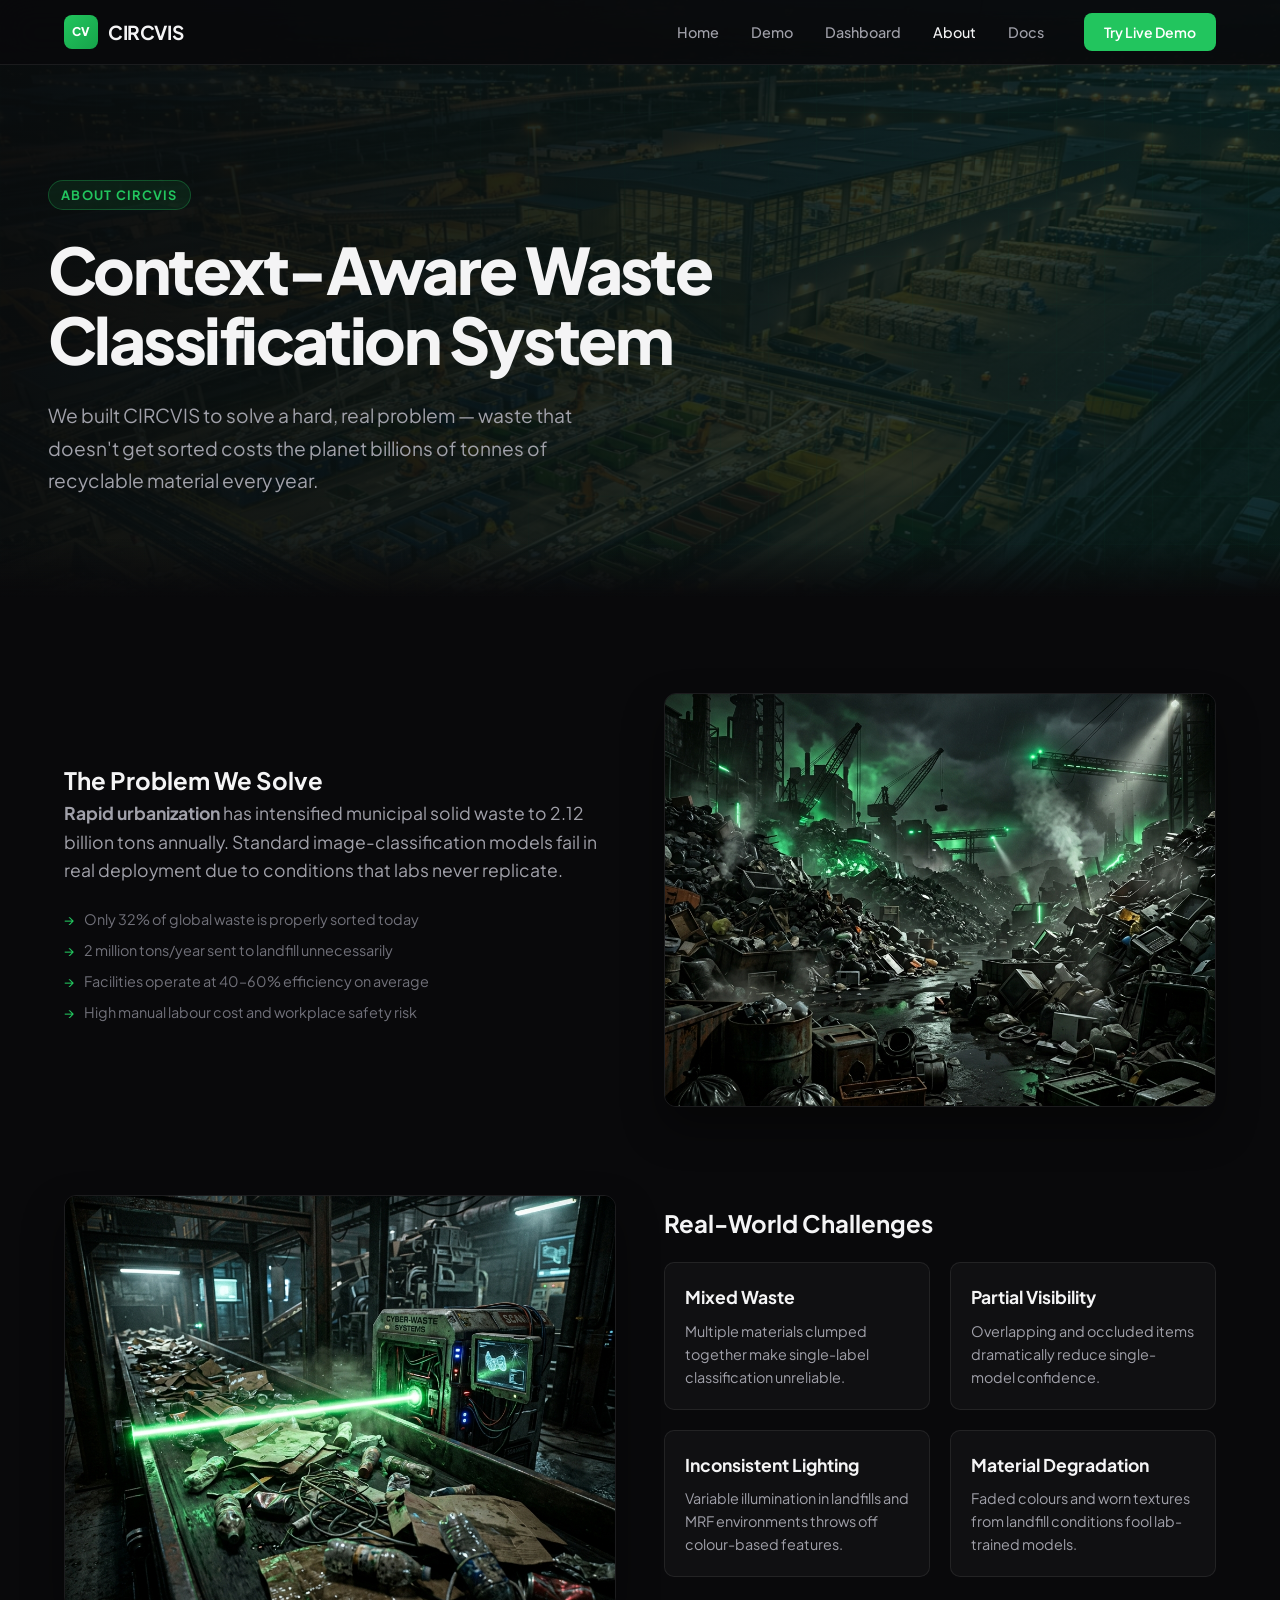
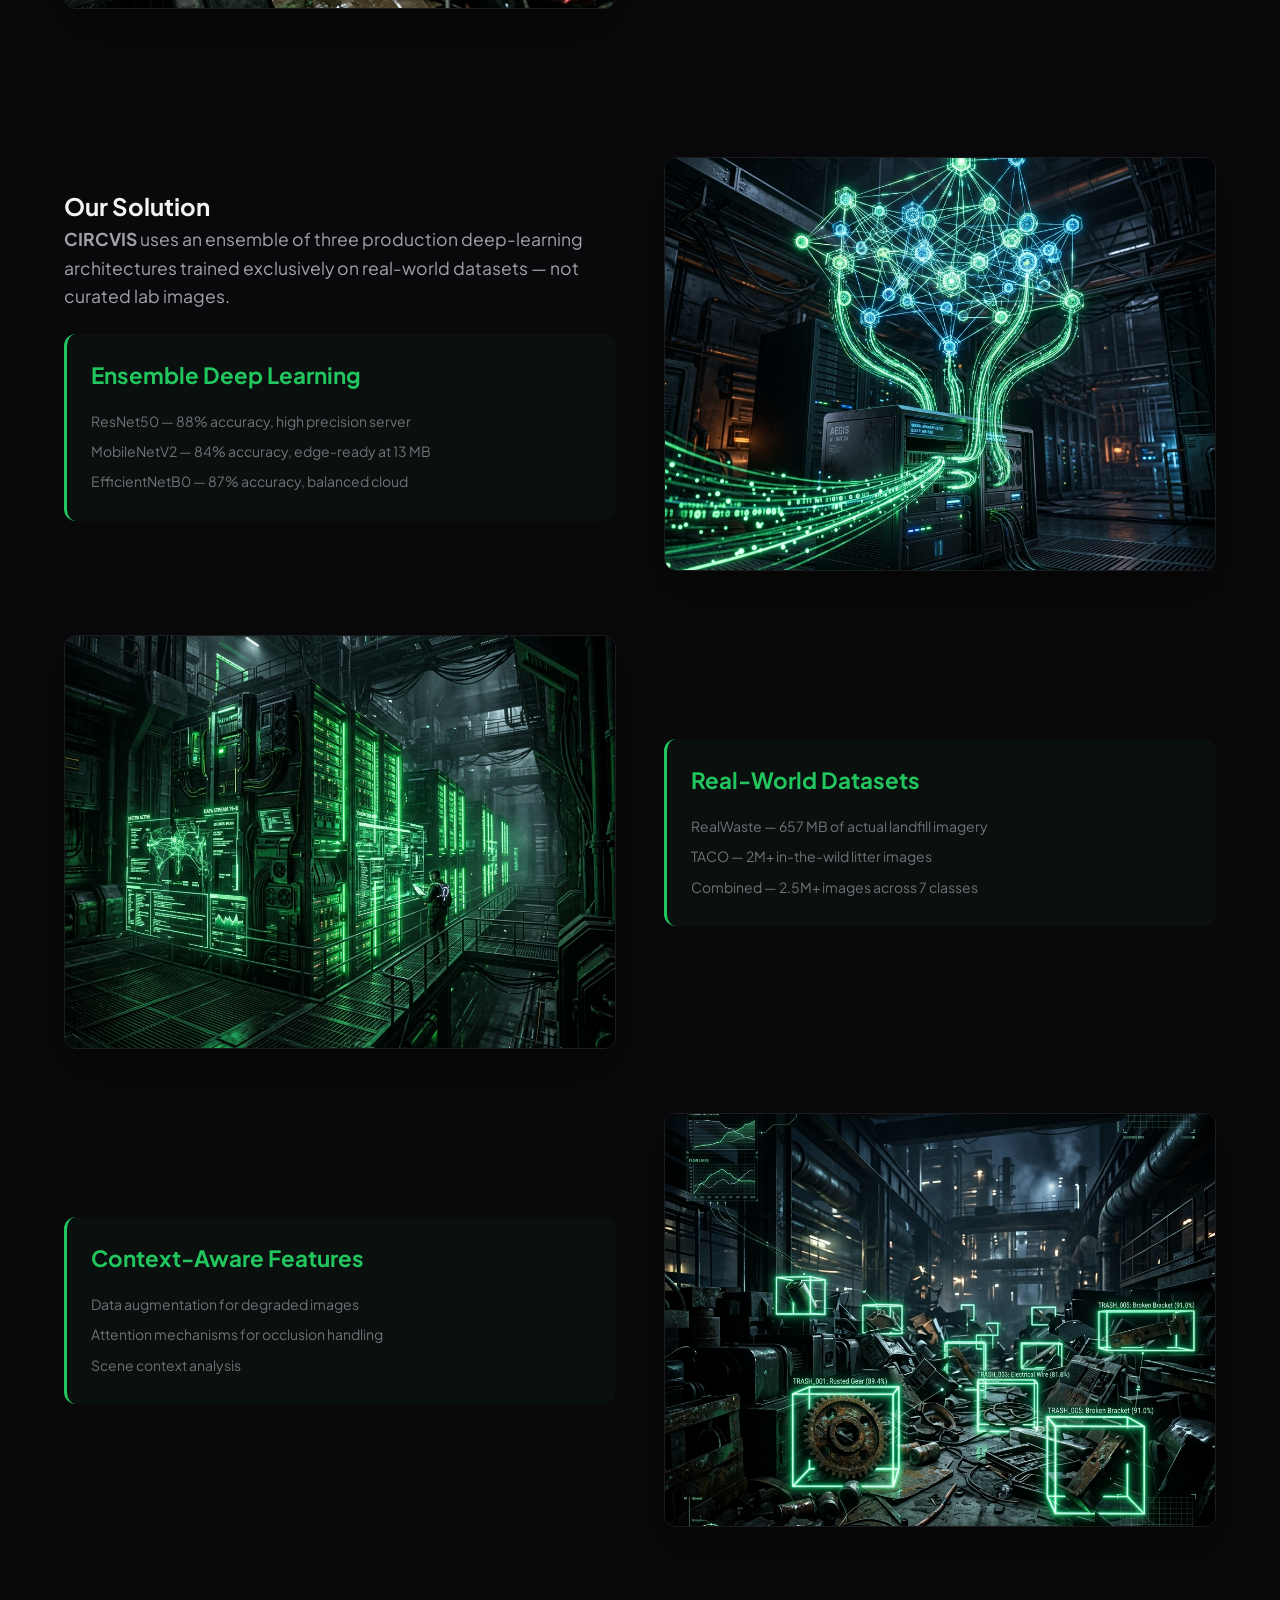
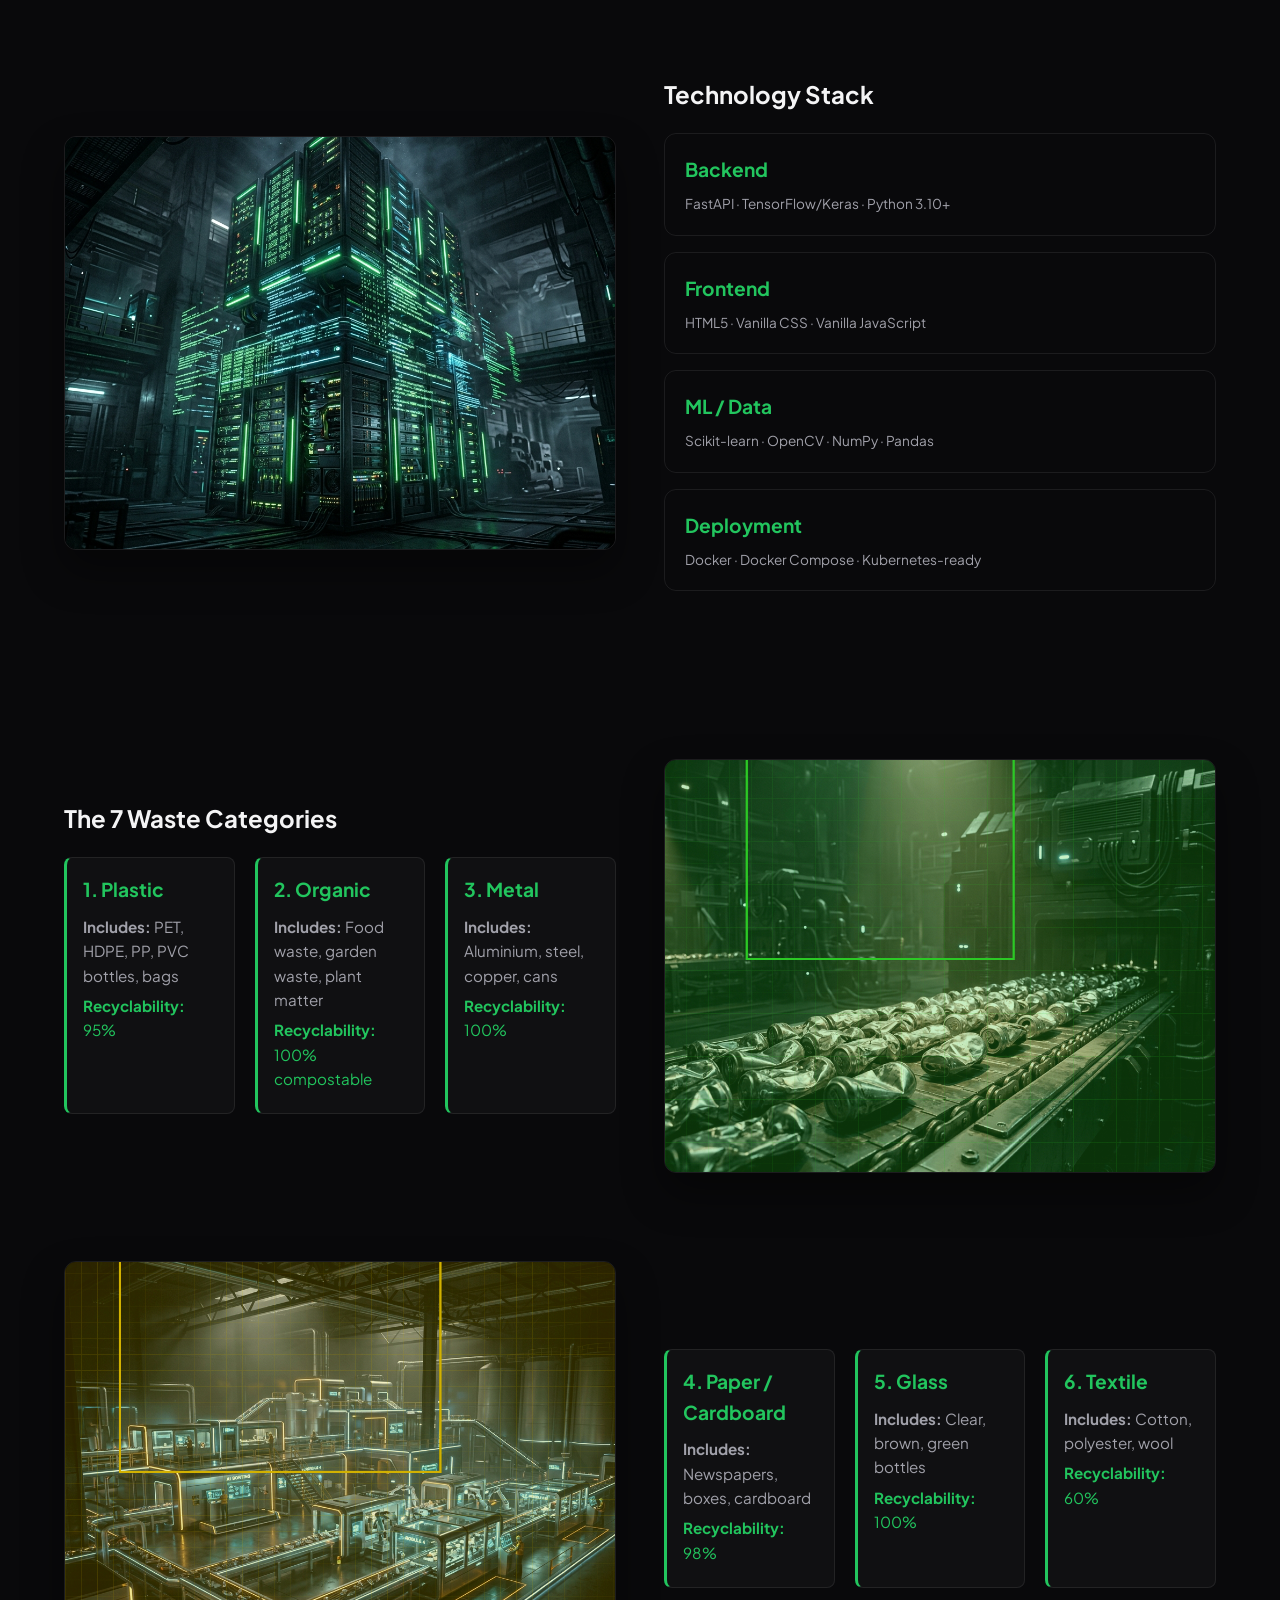
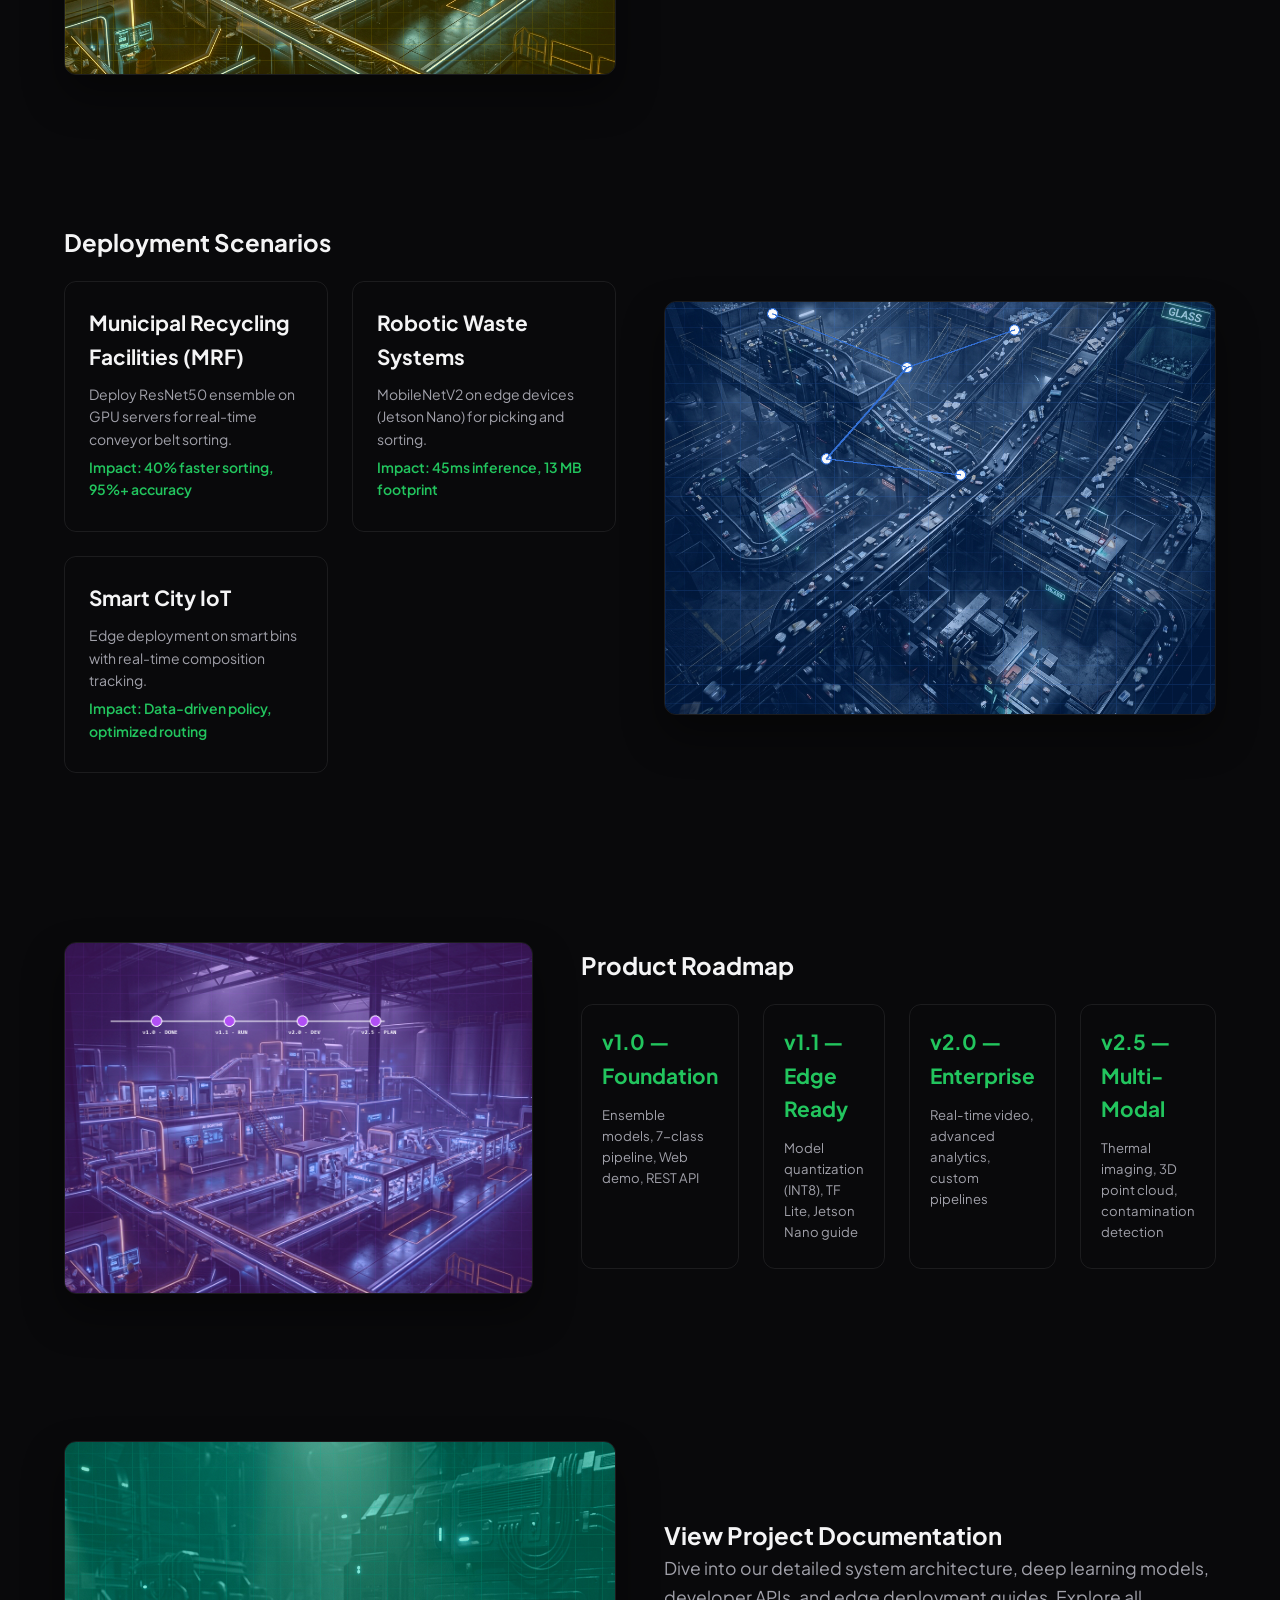
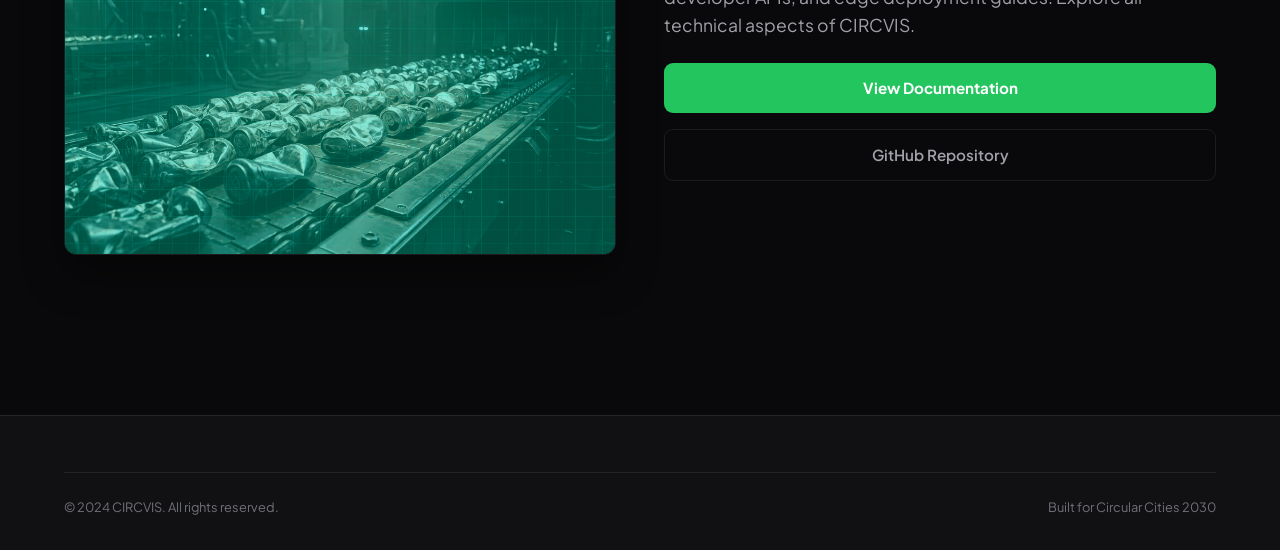
<file: frontend/about.html>
<!DOCTYPE html>
<html lang="en">
<head>
    <meta charset="UTF-8">
    <meta name="viewport" content="width=device-width, initial-scale=1.0">
    <title>About — CIRCVIS AI Waste Intelligence</title>
    <meta name="description" content="Learn how CIRCVIS uses ensemble deep learning to solve real-world waste classification challenges for circular cities.">
    <link rel="preconnect" href="https://fonts.googleapis.com">
    <link rel="preconnect" href="https://fonts.gstatic.com" crossorigin>
    <link href="https://fonts.googleapis.com/css2?family=Plus+Jakarta+Sans:wght@300;400;500;600;700;800&display=swap" rel="stylesheet">
    <link rel="stylesheet" href="assets/css/style.css">
</head>
<body>

<nav class="nav" id="mainNav">
    <div class="nav-inner">
        <a href="index.html" class="brand">
            <span class="brand-mark">CV</span>
            <span class="brand-name">CIRCVIS</span>
        </a>
        <ul class="nav-links">
            <li><a href="index.html" class="nav-link">Home</a></li>
            <li><a href="demo.html" class="nav-link">Demo</a></li>
            <li><a href="dashboard.html" class="nav-link">Dashboard</a></li>
            <li><a href="about.html" class="nav-link active">About</a></li>
            <li><a href="docs.html" class="nav-link">Docs</a></li>
        </ul>
        <a href="demo.html" class="nav-cta">Try Live Demo</a>
    </div>
</nav>

<div class="page-hero" style="position: relative; overflow: hidden; padding: 180px 24px 100px; text-align: left; background: url('assets/images/abt_hero.png') center center / cover no-repeat; border-bottom: none;">
    <div style="position: absolute; inset: 0; background: linear-gradient(0deg, var(--c-bg) 0%, rgba(9,9,11,0) 10%), linear-gradient(90deg, rgba(9,9,11,0.95) 0%, rgba(9,9,11,0.7) 100%); z-index: 1;"></div>
    <div class="container" style="position: relative; z-index: 2; max-width: 800px; margin: 0;">
        <span class="page-hero-tag reveal-on-scroll" style="background: rgba(34,197,94,0.1); border: 1px solid rgba(34,197,94,0.3); padding: 4px 12px; border-radius: 20px; margin-bottom: 24px;">About CIRCVIS</span>
        <h1 class="reveal-on-scroll delay-100" style="text-align: left; font-size: clamp(2.5rem,5vw,4rem); margin-bottom: 24px; line-height: 1.1;">Context-Aware Waste<br>Classification System</h1>
        <p class="reveal-on-scroll delay-200" style="text-align: left; margin: 0; font-size: 1.2rem;">We built CIRCVIS to solve a hard, real problem — waste that doesn't get sorted costs the planet billions of tonnes of recyclable material every year.</p>
    </div>
</div>

<section class="section">
    <div class="container">
        <div class="about-grid">

            <!-- The Problem We Solve - Split Row -->
            <div class="split-row">
                <div class="reveal-left">
                    <h2>The Problem We Solve</h2>
                    <p style="color:var(--c-muted); font-size:1.1rem; margin-bottom:24px;"><strong>Rapid urbanization</strong> has intensified municipal solid waste to 2.12 billion tons annually. Standard image-classification models fail in real deployment due to conditions that labs never replicate.</p>
                    <ul class="impact-list">
                        <li>Only 32% of global waste is properly sorted today</li>
                        <li>2 million tons/year sent to landfill unnecessarily</li>
                        <li>Facilities operate at 40–60% efficiency on average</li>
                        <li>High manual labour cost and workplace safety risk</li>
                    </ul>
                </div>
                <div class="split-img-wrapper reveal-right">
                    <img src="assets/images/abt_problem.png" class="split-img" alt="The Problem">
                </div>
            </div>

            <!-- Challenges - Split Row (reversed) -->
            <div class="split-row reverse">
                <div class="reveal-right">
                    <h2>Real-World Challenges</h2>
                    <div class="challenges-grid" style="display: grid; grid-template-columns: 1fr 1fr; gap: 20px; margin-top: 20px;">
                        <div class="challenge-item" style="background: rgba(255,255,255,0.03); padding: 20px; border-radius: 10px; border: 1px solid var(--c-border);">
                            <h4 style="font-size:1.1rem; margin-bottom: 8px;">Mixed Waste</h4>
                            <p style="color:var(--c-muted); font-size:0.9rem;">Multiple materials clumped together make single-label classification unreliable.</p>
                        </div>
                        <div class="challenge-item" style="background: rgba(255,255,255,0.03); padding: 20px; border-radius: 10px; border: 1px solid var(--c-border);">
                            <h4 style="font-size:1.1rem; margin-bottom: 8px;">Partial Visibility</h4>
                            <p style="color:var(--c-muted); font-size:0.9rem;">Overlapping and occluded items dramatically reduce single-model confidence.</p>
                        </div>
                        <div class="challenge-item" style="background: rgba(255,255,255,0.03); padding: 20px; border-radius: 10px; border: 1px solid var(--c-border);">
                            <h4 style="font-size:1.1rem; margin-bottom: 8px;">Inconsistent Lighting</h4>
                            <p style="color:var(--c-muted); font-size:0.9rem;">Variable illumination in landfills and MRF environments throws off colour-based features.</p>
                        </div>
                        <div class="challenge-item" style="background: rgba(255,255,255,0.03); padding: 20px; border-radius: 10px; border: 1px solid var(--c-border);">
                            <h4 style="font-size:1.1rem; margin-bottom: 8px;">Material Degradation</h4>
                            <p style="color:var(--c-muted); font-size:0.9rem;">Faded colours and worn textures from landfill conditions fool lab-trained models.</p>
                        </div>
                    </div>
                </div>
                <div class="split-img-wrapper reveal-left">
                    <img src="assets/images/abt_challenges.png" class="split-img" alt="Real-World Challenges">
                </div>
            </div>

            <div class="split-rows" style="margin-top: 60px;">
                <div class="split-row">
                    <div class="reveal-left">
                        <h2>Our Solution</h2>
                        <p style="font-size:1.1rem; color:var(--c-muted); margin-bottom:24px;"><strong>CIRCVIS</strong> uses an ensemble of three production deep-learning architectures trained exclusively on real-world datasets — not curated lab images.</p>
                        <div class="feature" style="margin-bottom:20px;">
                            <h4 style="font-size:1.4rem;">Ensemble Deep Learning</h4>
                            <ul style="color:var(--c-muted);">
                                <li>ResNet50 — 88% accuracy, high precision server</li>
                                <li>MobileNetV2 — 84% accuracy, edge-ready at 13 MB</li>
                                <li>EfficientNetB0 — 87% accuracy, balanced cloud</li>
                            </ul>
                        </div>
                    </div>
                    <div class="split-img-wrapper reveal-right">
                        <img src="assets/images/abt_ensemble.png" class="split-img" alt="Ensemble Deep Learning">
                    </div>
                </div>

                <div class="split-row reverse">
                    <div class="reveal-right">
                        <div class="feature" style="margin-bottom:20px;">
                            <h4 style="font-size:1.4rem;">Real-World Datasets</h4>
                            <ul style="color:var(--c-muted);">
                                <li>RealWaste — 657 MB of actual landfill imagery</li>
                                <li>TACO — 2M+ in-the-wild litter images</li>
                                <li>Combined — 2.5M+ images across 7 classes</li>
                            </ul>
                        </div>
                    </div>
                    <div class="split-img-wrapper reveal-left">
                        <img src="assets/images/abt_datasets.png" class="split-img" alt="Datasets">
                    </div>
                </div>

                <div class="split-row">
                    <div class="reveal-left">
                        <div class="feature" style="margin-bottom:20px;">
                            <h4 style="font-size:1.4rem;">Context-Aware Features</h4>
                            <ul style="color:var(--c-muted);">
                                <li>Data augmentation for degraded images</li>
                                <li>Attention mechanisms for occlusion handling</li>
                                <li>Scene context analysis</li>
                            </ul>
                        </div>
                    </div>
                    <div class="split-img-wrapper reveal-right">
                        <img src="assets/images/abt_context.png" class="split-img" alt="Context Features">
                    </div>
                </div>
            </div>

            <div class="split-row reverse" style="margin-top: 60px;">
                <div class="reveal-right">
                    <h2>Technology Stack</h2>
                    <div class="tech-stack" style="display: flex; flex-direction: column; gap: 16px;">
                        <div class="tech-category">
                            <h4 style="font-size: 1.2rem;">Backend</h4>
                            <p style="color:var(--c-muted);">FastAPI · TensorFlow/Keras · Python 3.10+</p>
                        </div>
                        <div class="tech-category">
                            <h4 style="font-size: 1.2rem;">Frontend</h4>
                            <p style="color:var(--c-muted);">HTML5 · Vanilla CSS · Vanilla JavaScript</p>
                        </div>
                        <div class="tech-category">
                            <h4 style="font-size: 1.2rem;">ML / Data</h4>
                            <p style="color:var(--c-muted);">Scikit-learn · OpenCV · NumPy · Pandas</p>
                        </div>
                        <div class="tech-category">
                            <h4 style="font-size: 1.2rem;">Deployment</h4>
                            <p style="color:var(--c-muted);">Docker · Docker Compose · Kubernetes-ready</p>
                        </div>
                    </div>
                </div>
                <div class="split-img-wrapper reveal-left">
                    <img src="assets/images/abt_tech.png" class="split-img" alt="Technology Stack">
                </div>
            </div>

            <div class="split-row" style="margin-top: 60px;">
                <div class="reveal-left">
                    <h2>The 7 Waste Categories</h2>
                    <div class="classes-detailed" style="display: grid; gap: 20px;">
                        <div class="class-detail" style="background: rgba(255,255,255,0.03); padding: 16px; border-radius: 8px;">
                            <h4 style="font-size:1.2rem;">1. Plastic</h4>
                            <p style="color:var(--c-muted); font-size:0.95rem;"><strong>Includes:</strong> PET, HDPE, PP, PVC bottles, bags</p>
                            <p style="color:var(--c-green); font-size:0.95rem;"><strong>Recyclability:</strong> 95%</p>
                        </div>
                        <div class="class-detail" style="background: rgba(255,255,255,0.03); padding: 16px; border-radius: 8px;">
                            <h4 style="font-size:1.2rem;">2. Organic</h4>
                            <p style="color:var(--c-muted); font-size:0.95rem;"><strong>Includes:</strong> Food waste, garden waste, plant matter</p>
                            <p style="color:var(--c-green); font-size:0.95rem;"><strong>Recyclability:</strong> 100% compostable</p>
                        </div>
                        <div class="class-detail" style="background: rgba(255,255,255,0.03); padding: 16px; border-radius: 8px;">
                            <h4 style="font-size:1.2rem;">3. Metal</h4>
                            <p style="color:var(--c-muted); font-size:0.95rem;"><strong>Includes:</strong> Aluminium, steel, copper, cans</p>
                            <p style="color:var(--c-green); font-size:0.95rem;"><strong>Recyclability:</strong> 100%</p>
                        </div>
                    </div>
                </div>
                <div class="split-img-wrapper reveal-right">
                    <img src="assets/images/abt_waste_1.png" class="split-img img-filter-2" alt="Waste Categories">
                </div>
            </div>

            <div class="split-row reverse">
                <div class="reveal-right">
                    <div class="classes-detailed" style="display: grid; gap: 20px;">
                        <div class="class-detail" style="background: rgba(255,255,255,0.03); padding: 16px; border-radius: 8px;">
                            <h4 style="font-size:1.2rem;">4. Paper / Cardboard</h4>
                            <p style="color:var(--c-muted); font-size:0.95rem;"><strong>Includes:</strong> Newspapers, boxes, cardboard</p>
                            <p style="color:var(--c-green); font-size:0.95rem;"><strong>Recyclability:</strong> 98%</p>
                        </div>
                        <div class="class-detail" style="background: rgba(255,255,255,0.03); padding: 16px; border-radius: 8px;">
                            <h4 style="font-size:1.2rem;">5. Glass</h4>
                            <p style="color:var(--c-muted); font-size:0.95rem;"><strong>Includes:</strong> Clear, brown, green bottles</p>
                            <p style="color:var(--c-green); font-size:0.95rem;"><strong>Recyclability:</strong> 100%</p>
                        </div>
                        <div class="class-detail" style="background: rgba(255,255,255,0.03); padding: 16px; border-radius: 8px;">
                            <h4 style="font-size:1.2rem;">6. Textile</h4>
                            <p style="color:var(--c-muted); font-size:0.95rem;"><strong>Includes:</strong> Cotton, polyester, wool</p>
                            <p style="color:var(--c-green); font-size:0.95rem;"><strong>Recyclability:</strong> 60%</p>
                        </div>
                    </div>
                </div>
                <div class="split-img-wrapper reveal-left">
                    <img src="assets/images/abt_waste_2.png" class="split-img img-filter-1" alt="More Categories">
                </div>
            </div>

            <div class="split-row" style="margin-top: 60px;">
                <div class="reveal-left">
                    <h2>Deployment Scenarios</h2>
                    <div class="deployment-scenarios" style="display: grid; gap: 24px;">
                        <div class="scenario">
                            <h4 style="font-size:1.3rem;">Municipal Recycling Facilities (MRF)</h4>
                            <p style="color:var(--c-muted);">Deploy ResNet50 ensemble on GPU servers for real-time conveyor belt sorting.</p>
                            <p style="color:var(--c-green); font-weight:600;">Impact: 40% faster sorting, 95%+ accuracy</p>
                        </div>
                        <div class="scenario">
                            <h4 style="font-size:1.3rem;">Robotic Waste Systems</h4>
                            <p style="color:var(--c-muted);">MobileNetV2 on edge devices (Jetson Nano) for picking and sorting.</p>
                            <p style="color:var(--c-green); font-weight:600;">Impact: 45ms inference, 13 MB footprint</p>
                        </div>
                        <div class="scenario">
                            <h4 style="font-size:1.3rem;">Smart City IoT</h4>
                            <p style="color:var(--c-muted);">Edge deployment on smart bins with real-time composition tracking.</p>
                            <p style="color:var(--c-green); font-weight:600;">Impact: Data-driven policy, optimized routing</p>
                        </div>
                    </div>
                </div>
                <div class="split-img-wrapper reveal-right">
                    <img src="assets/images/abt_deployment.png" class="split-img img-filter-3" alt="Deployment Scenarios">
                </div>
            </div>

            <div class="split-row reverse" style="margin-top: 60px;">
                <div class="reveal-right">
                    <h2>Product Roadmap</h2>
                    <div class="roadmap" style="display: grid; gap: 24px;">
                        <div class="milestone">
                            <h4 style="font-size:1.3rem;">v1.0 — Foundation</h4>
                            <p style="color:var(--c-muted);">Ensemble models, 7-class pipeline, Web demo, REST API</p>
                        </div>
                        <div class="milestone">
                            <h4 style="font-size:1.3rem;">v1.1 — Edge Ready</h4>
                            <p style="color:var(--c-muted);">Model quantization (INT8), TF Lite, Jetson Nano guide</p>
                        </div>
                        <div class="milestone">
                            <h4 style="font-size:1.3rem;">v2.0 — Enterprise</h4>
                            <p style="color:var(--c-muted);">Real-time video, advanced analytics, custom pipelines</p>
                        </div>
                        <div class="milestone">
                            <h4 style="font-size:1.3rem;">v2.5 — Multi-Modal</h4>
                            <p style="color:var(--c-muted);">Thermal imaging, 3D point cloud, contamination detection</p>
                        </div>
                    </div>
                </div>
                <div class="split-img-wrapper reveal-left">
                    <img src="assets/images/abt_roadmap.png" class="split-img img-filter-1" alt="Product Roadmap">
                </div>
            </div>



            <div class="split-row reverse" style="margin-top: 60px;">
                <div class="reveal-right">
                    <h2>View Project Documentation</h2>
                    <p style="color:var(--c-muted); font-size:1.1rem; line-height:1.6; margin-bottom:24px;">Dive into our detailed system architecture, deep learning models, developer APIs, and edge deployment guides. Explore all technical aspects of CIRCVIS.</p>
                    <div class="contact-options" style="display:flex; flex-direction:column; gap:16px;">
                        <a href="docs.html" class="btn-solid" style="text-align:center;">View Documentation</a>
                        <a href="#" class="btn-ghost-dark" style="text-align:center;">GitHub Repository</a>
                    </div>
                </div>
                <div class="split-img-wrapper reveal-left">
                    <img src="assets/images/abt_contact.png" class="split-img img-filter-2" alt="View Documentation">
                </div>
            </div>

        </div>
    </div>
</section>

<footer class="footer">
    <div class="container">
        <div class="footer-bottom">
            <span>&copy; 2024 CIRCVIS. All rights reserved.</span>
            <span>Built for Circular Cities 2030</span>
        </div>
    </div>
</footer>

<script src="assets/js/main.js"></script>
<script src="assets/js/cinematic.js"></script>
</body>
</html>
</file>
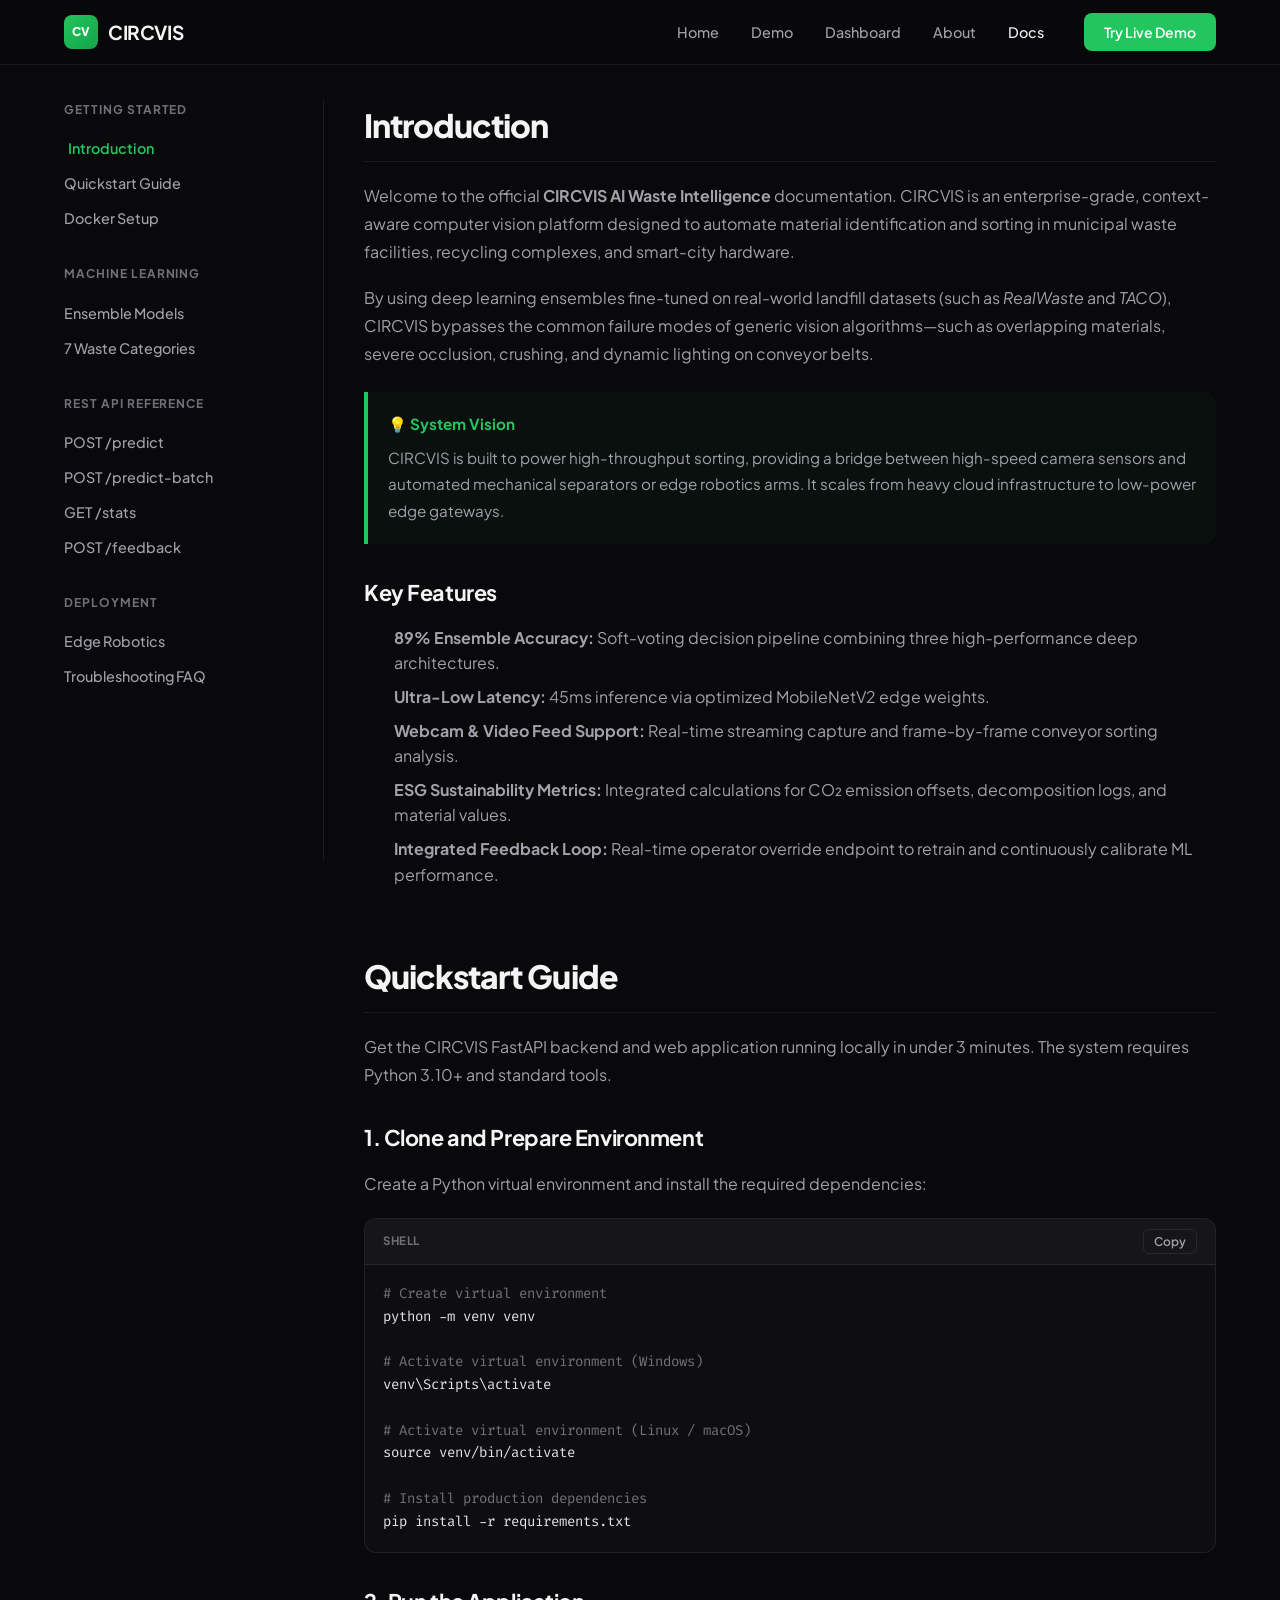
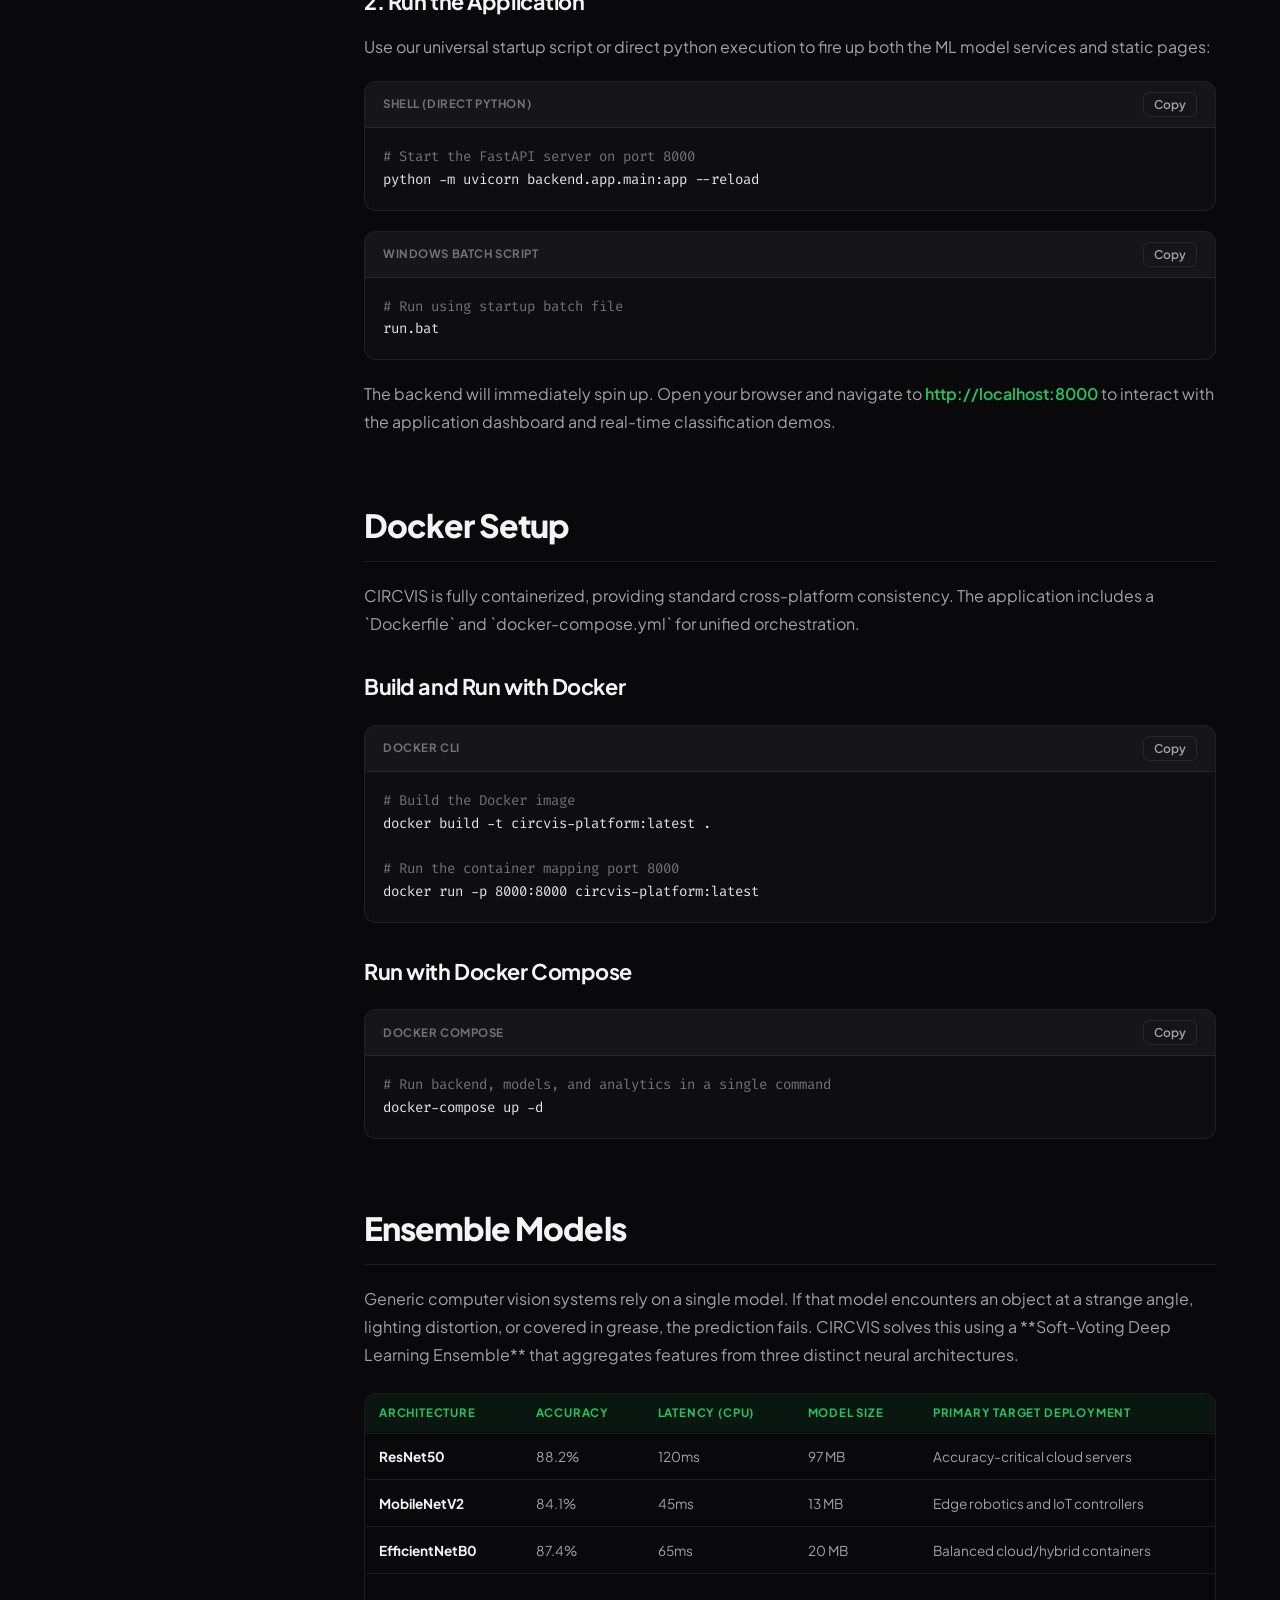
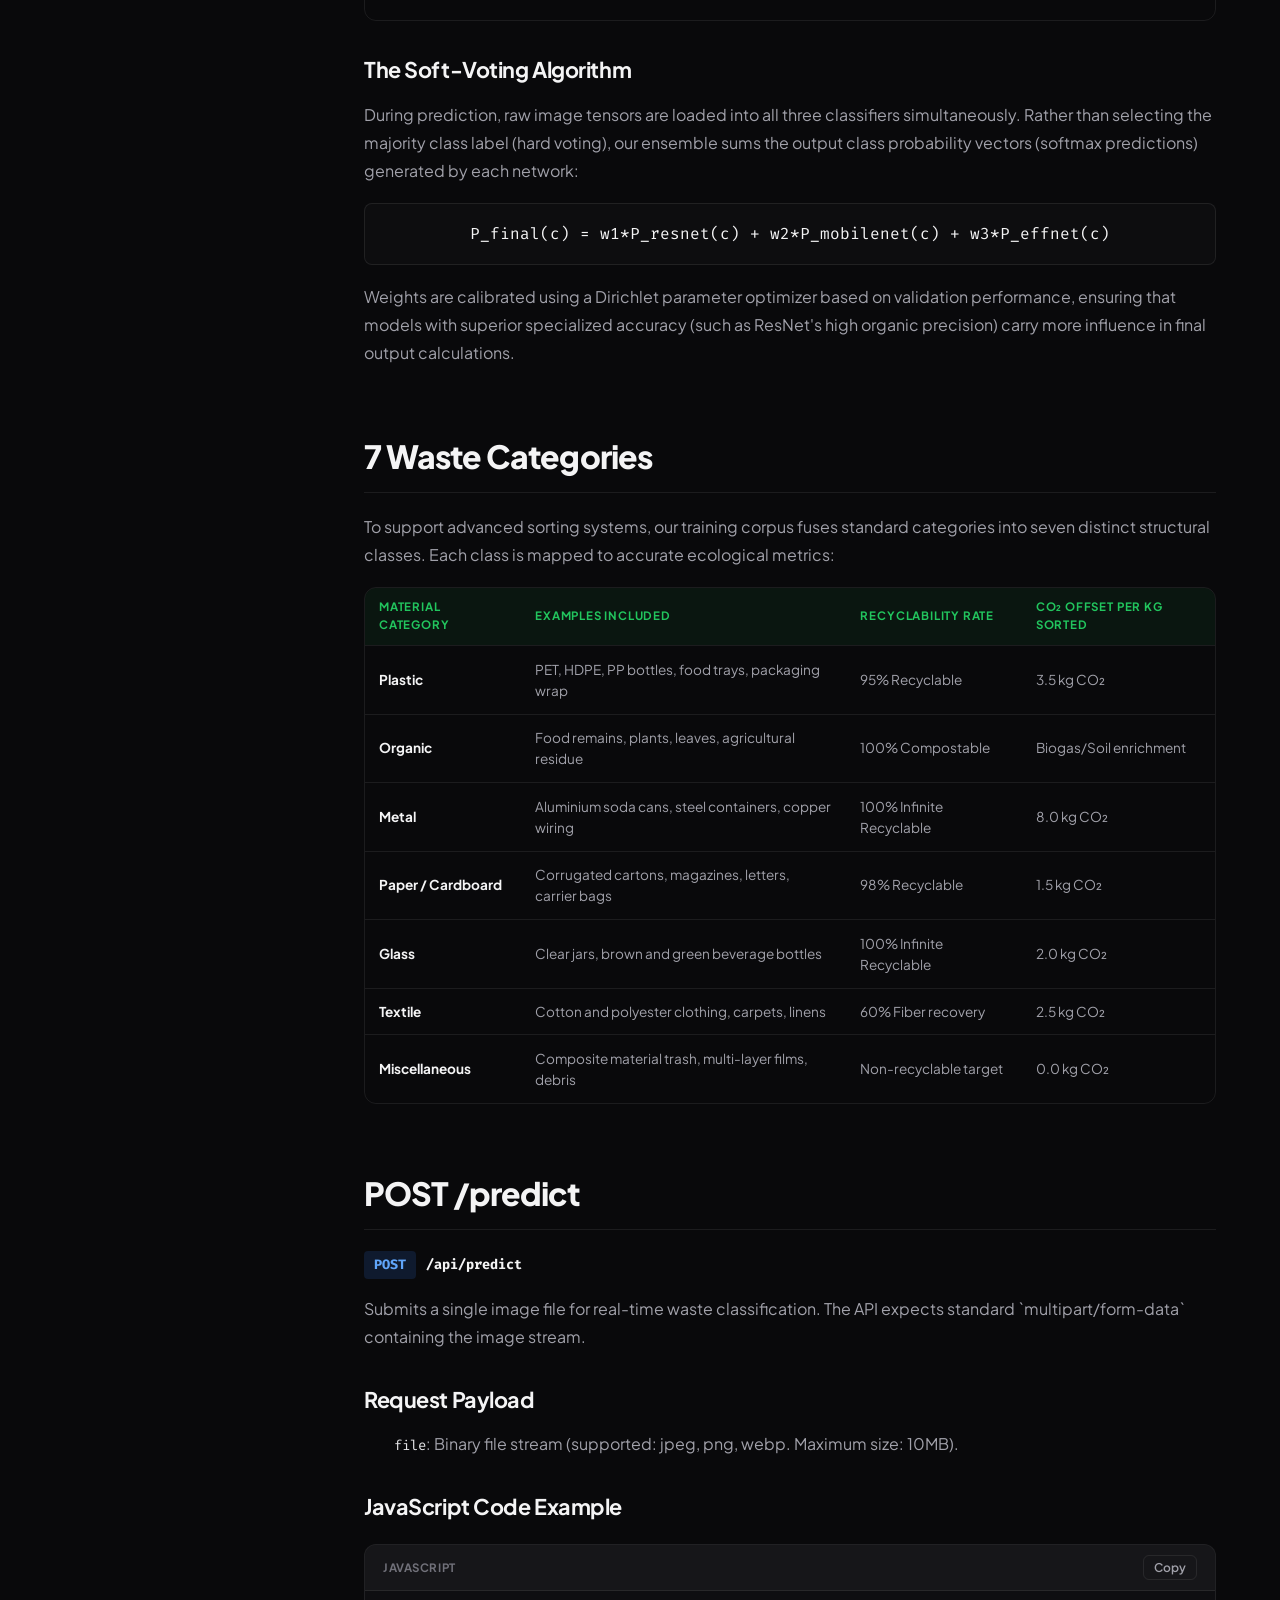
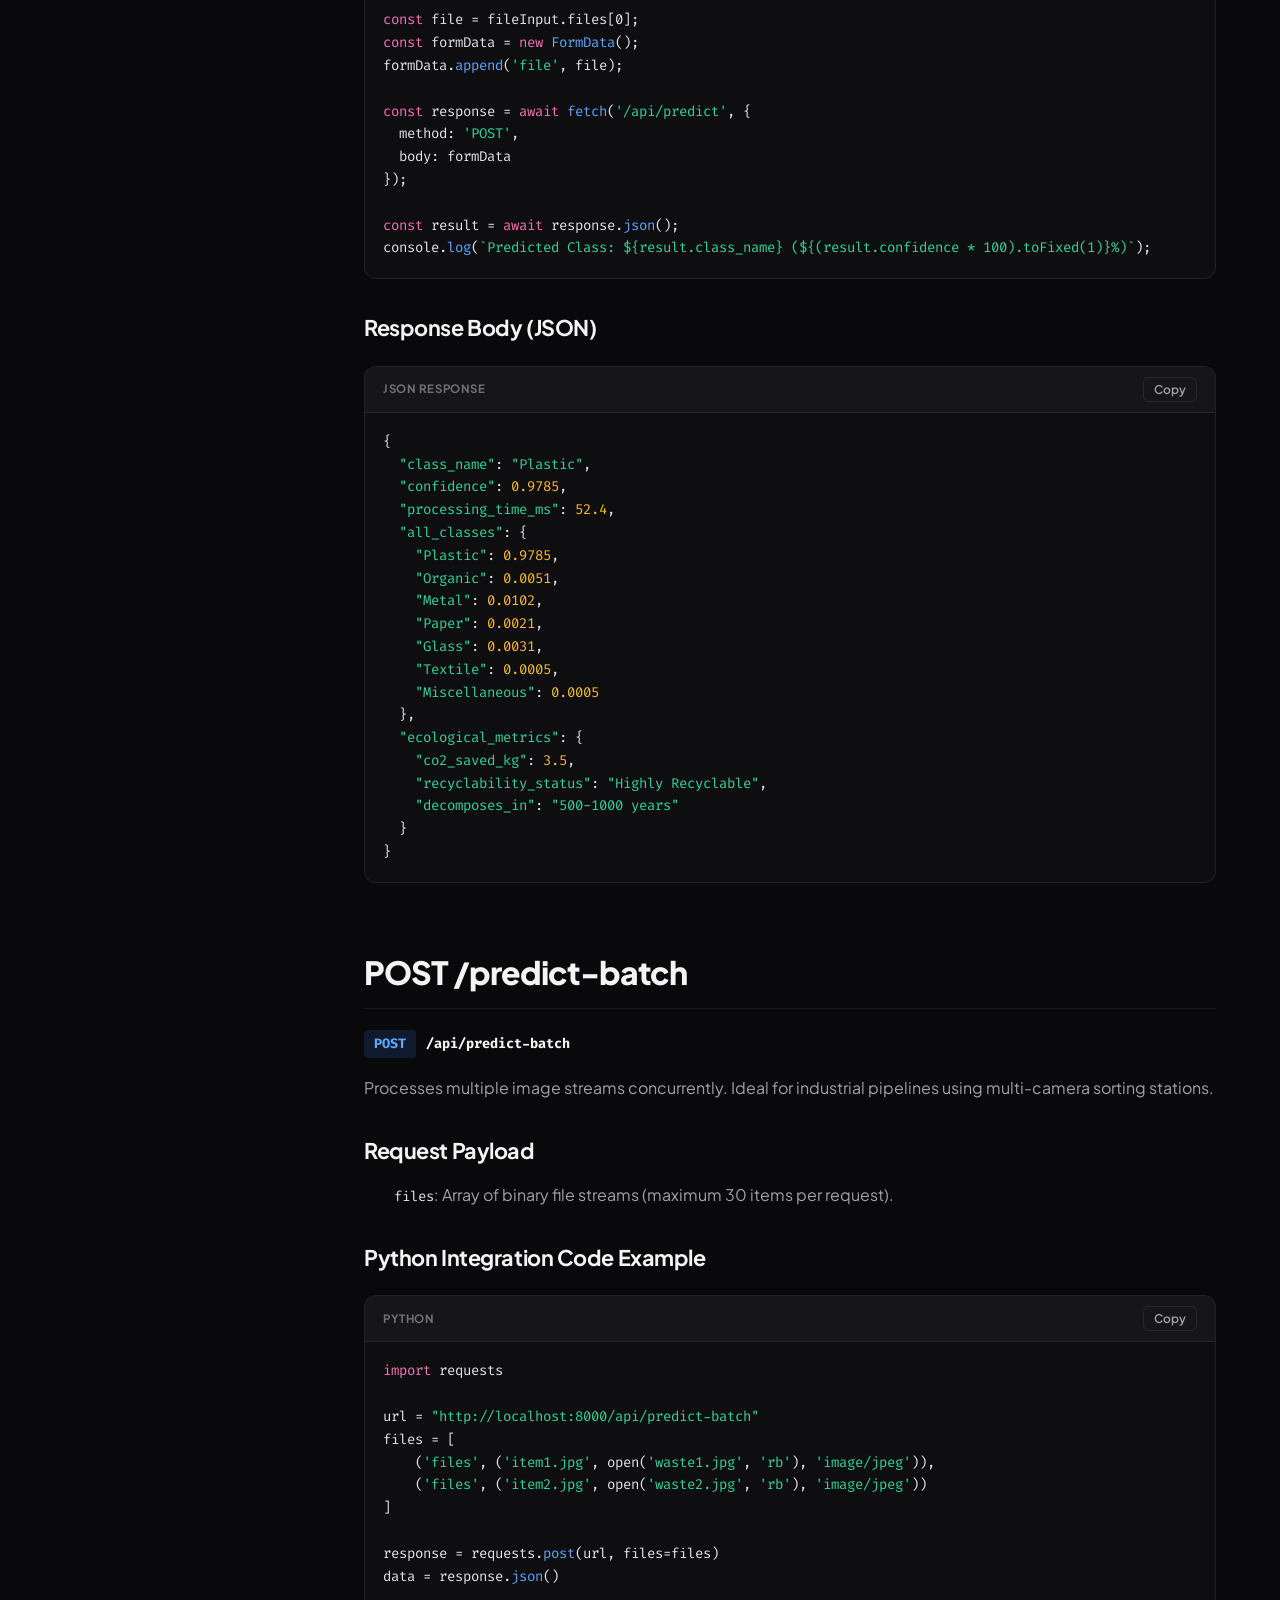
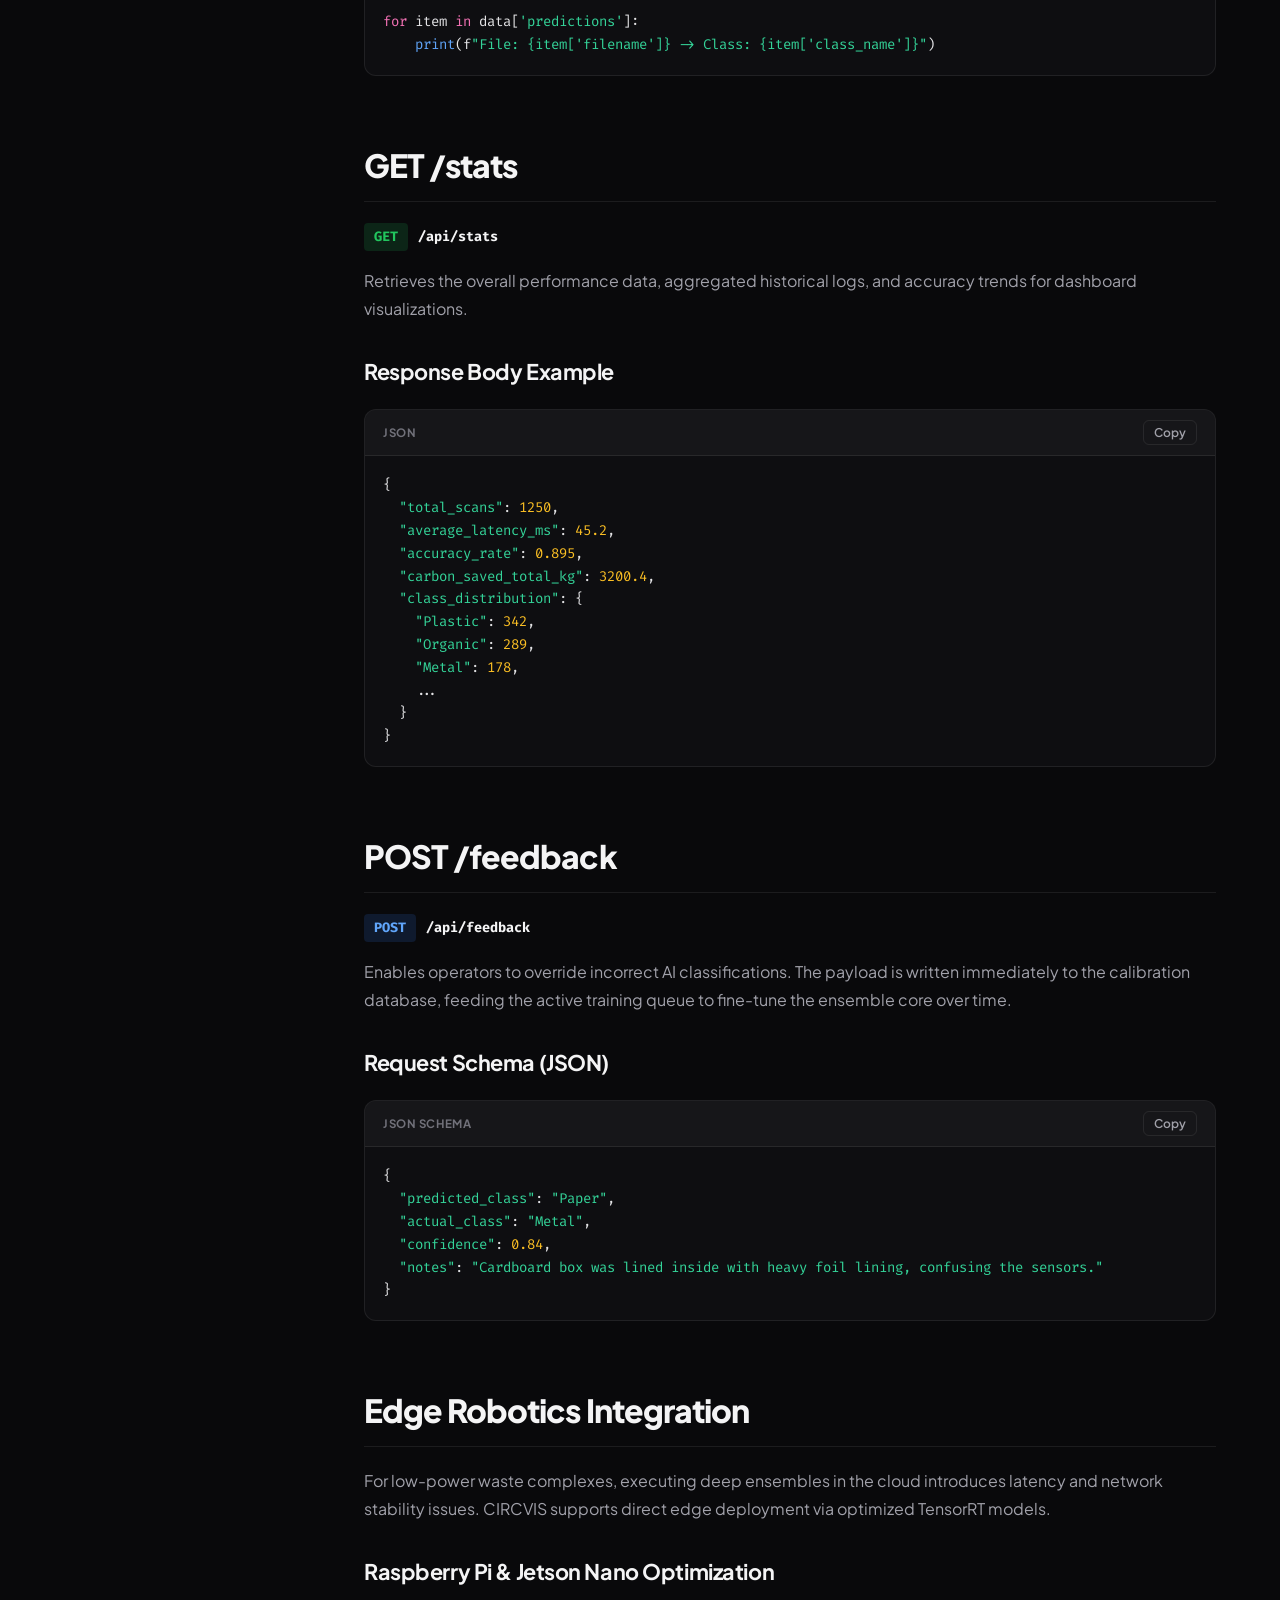
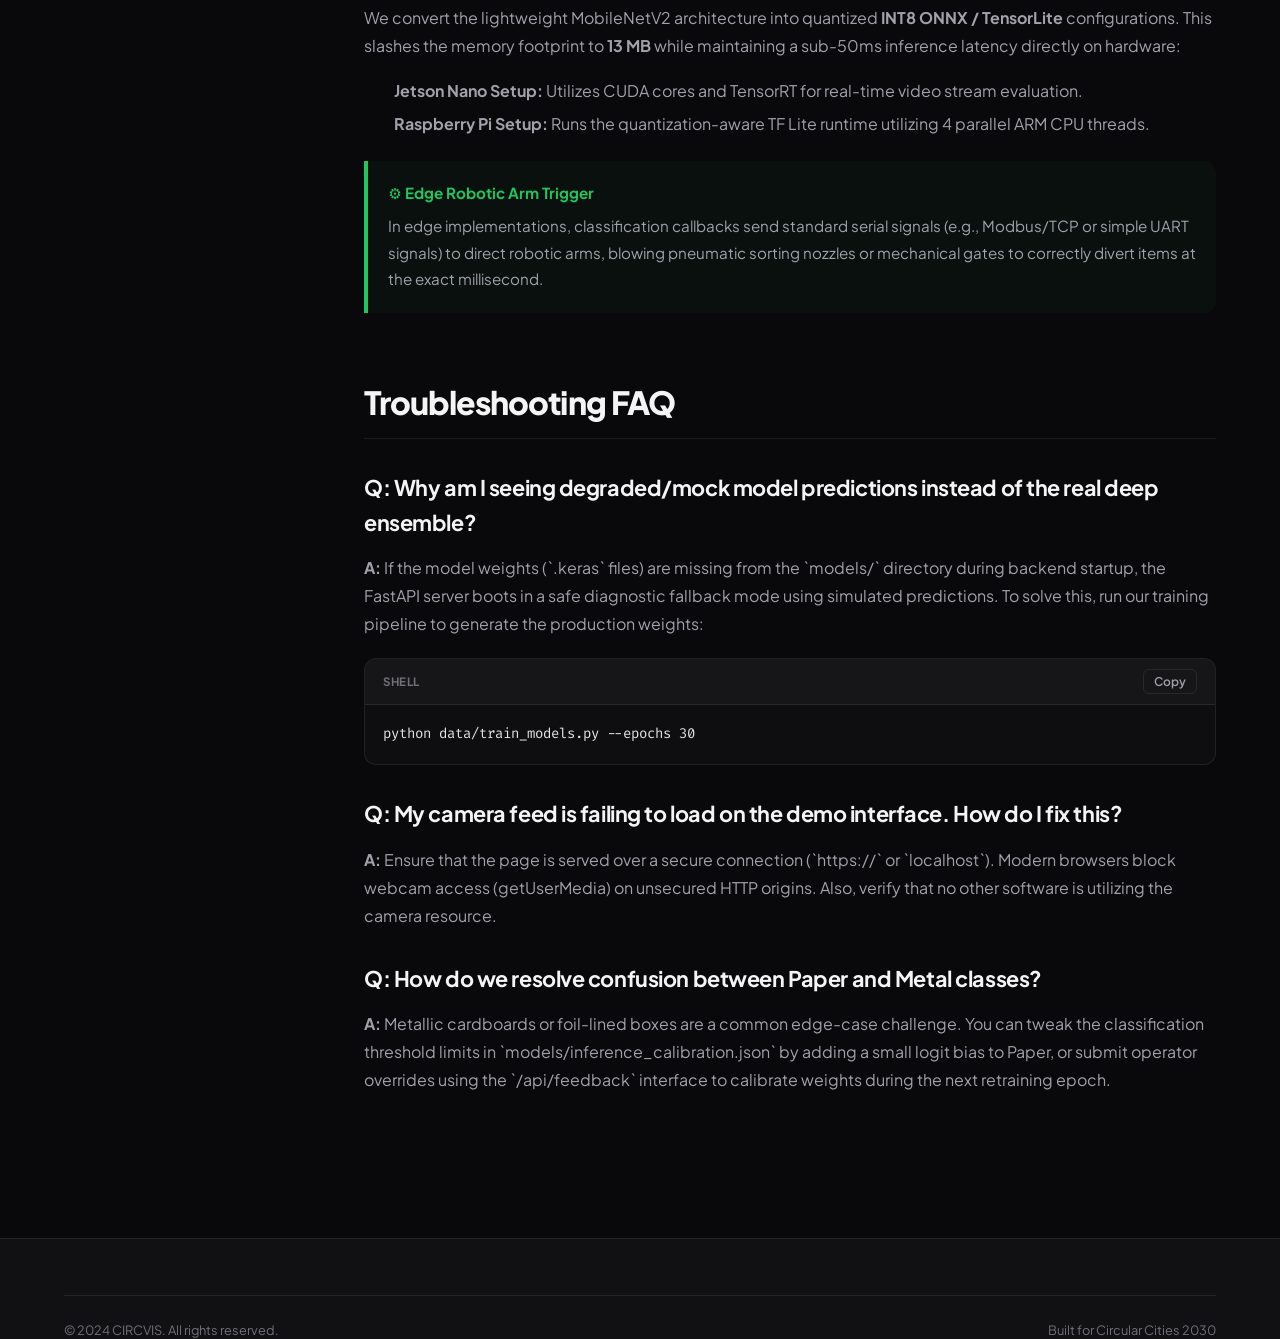
<file: frontend/docs.html>
<!DOCTYPE html>
<html lang="en">
<head>
    <meta charset="UTF-8">
    <meta name="viewport" content="width=device-width, initial-scale=1.0">
    <title>Documentation — CIRCVIS AI Waste Intelligence</title>
    <meta name="description" content="Comprehensive developer guide and documentation for the CIRCVIS ensemble deep learning waste classification platform.">
    <link rel="preconnect" href="https://fonts.googleapis.com">
    <link rel="preconnect" href="https://fonts.gstatic.com" crossorigin>
    <link href="https://fonts.googleapis.com/css2?family=Plus+Jakarta+Sans:wght@300;400;500;600;700;800&family=Fira+Code:wght@400;500&display=swap" rel="stylesheet">
    <link rel="stylesheet" href="assets/css/style.css">
    <style>
        .docs-container {
            display: grid;
            grid-template-columns: 260px 1fr;
            gap: 40px;
            padding-top: 100px;
            padding-bottom: 80px;
            max-width: 1200px;
            margin: 0 auto;
            position: relative;
        }
        
        /* Sidebar Navigation */
        .docs-sidebar {
            position: sticky;
            top: 100px;
            height: calc(100vh - 140px);
            overflow-y: auto;
            padding-right: 20px;
            border-right: 1px solid var(--c-border);
        }
        
        .docs-sidebar::-webkit-scrollbar {
            width: 4px;
        }
        
        .docs-sidebar::-webkit-scrollbar-thumb {
            background: var(--c-border);
            border-radius: 2px;
        }
        
        .sidebar-section {
            margin-bottom: 28px;
        }
        
        .sidebar-section h3 {
            font-size: 0.75rem;
            text-transform: uppercase;
            letter-spacing: 0.08em;
            color: var(--c-dim);
            margin-bottom: 12px;
            font-weight: 700;
        }
        
        .sidebar-link {
            display: block;
            font-size: 0.9rem;
            color: var(--c-muted);
            padding: 6px 0;
            transition: color 0.2s, padding-left 0.2s;
            font-weight: 500;
        }
        
        .sidebar-link:hover {
            color: var(--c-green);
            padding-left: 4px;
        }
        
        .sidebar-link.active {
            color: var(--c-green);
            font-weight: 600;
            padding-left: 4px;
        }
        
        /* Main Docs Content */
        .docs-content {
            max-width: 860px;
        }
        
        .docs-sec {
            margin-bottom: 64px;
            scroll-margin-top: 100px;
        }
        
        .docs-sec h2 {
            font-size: 2rem;
            font-weight: 800;
            letter-spacing: -0.03em;
            margin-bottom: 20px;
            border-bottom: 1px solid var(--c-border);
            padding-bottom: 10px;
        }
        
        .docs-sec h3 {
            font-size: 1.35rem;
            font-weight: 700;
            margin-top: 32px;
            margin-bottom: 14px;
            letter-spacing: -0.02em;
        }
        
        .docs-sec p {
            color: var(--c-muted);
            margin-bottom: 18px;
            line-height: 1.75;
            font-size: 1rem;
        }
        
        .docs-sec ul {
            margin-bottom: 20px;
            padding-left: 20px;
        }
        
        .docs-sec li {
            color: var(--c-muted);
            margin-bottom: 8px;
            position: relative;
            padding-left: 10px;
            line-height: 1.6;
        }
        
        /* Styling Code blocks */
        .code-block-wrapper {
            margin: 20px 0;
            border-radius: var(--radius);
            overflow: hidden;
            border: 1px solid var(--c-border);
            background: rgba(17, 17, 19, 0.8);
            backdrop-filter: blur(12px);
        }
        
        .code-header {
            display: flex;
            justify-content: space-between;
            align-items: center;
            padding: 10px 18px;
            background: rgba(255, 255, 255, 0.03);
            border-bottom: 1px solid var(--c-border);
        }
        
        .code-lang {
            font-size: 0.72rem;
            font-weight: 700;
            text-transform: uppercase;
            letter-spacing: 0.05em;
            color: var(--c-dim);
        }
        
        .copy-btn {
            background: transparent;
            border: 1px solid var(--c-border);
            color: var(--c-muted);
            font-size: 0.75rem;
            padding: 4px 10px;
            border-radius: 6px;
            cursor: pointer;
            font-family: var(--font);
            font-weight: 600;
            transition: all 0.2s;
        }
        
        .copy-btn:hover {
            color: var(--c-green);
            border-color: var(--c-green);
            background: rgba(34, 197, 94, 0.05);
        }
        
        pre {
            margin: 0;
            padding: 18px;
            overflow-x: auto;
        }
        
        code {
            font-family: 'Fira Code', monospace;
            font-size: 0.875rem;
            line-height: 1.6;
            color: #e4e4e7;
        }
        
        .keyword { color: #f472b6; }
        .function { color: #60a5fa; }
        .string { color: #34d399; }
        .comment { color: var(--c-dim); }
        .number { color: #fbbf24; }
        
        /* Info Cards */
        .info-note {
            background: rgba(34, 197, 94, 0.04);
            border-left: 4px solid var(--c-green);
            padding: 20px;
            border-radius: 0 var(--radius) var(--radius) 0;
            margin: 24px 0;
        }
        
        .info-note h4 {
            color: var(--c-green);
            font-size: 0.95rem;
            font-weight: 700;
            margin-bottom: 8px;
            display: flex;
            align-items: center;
            gap: 8px;
        }
        
        .info-note p {
            margin: 0;
            font-size: 0.95rem;
            color: var(--c-muted);
        }

        .api-endpoint-badge {
            display: inline-flex;
            align-items: center;
            gap: 10px;
            margin-bottom: 16px;
            font-size: 0.85rem;
            font-weight: 700;
        }
        
        .method-post {
            background: rgba(59, 130, 246, 0.15);
            color: #60a5fa;
            padding: 3px 10px;
            border-radius: 4px;
            font-family: 'Fira Code', monospace;
        }
        
        .method-get {
            background: rgba(34, 197, 94, 0.15);
            color: var(--c-green);
            padding: 3px 10px;
            border-radius: 4px;
            font-family: 'Fira Code', monospace;
        }
        
        .endpoint-path {
            font-family: 'Fira Code', monospace;
            color: var(--c-text);
        }
        
        .comp-table th {
            font-size: 0.72rem;
            padding: 10px 14px;
        }
        
        .comp-table td {
            padding: 12px 14px;
            font-size: 0.85rem;
        }
        
        @media(max-width: 768px) {
            .docs-container {
                grid-template-columns: 1fr;
                padding-left: 20px;
                padding-right: 20px;
            }
            .docs-sidebar {
                display: none;
            }
        }
    </style>
</head>
<body>

<nav class="nav" id="mainNav">
    <div class="nav-inner">
        <a href="index.html" class="brand">
            <span class="brand-mark">CV</span>
            <span class="brand-name">CIRCVIS</span>
        </a>
        <ul class="nav-links">
            <li><a href="index.html" class="nav-link">Home</a></li>
            <li><a href="demo.html" class="nav-link">Demo</a></li>
            <li><a href="dashboard.html" class="nav-link">Dashboard</a></li>
            <li><a href="about.html" class="nav-link">About</a></li>
            <li><a href="docs.html" class="nav-link active">Docs</a></li>
        </ul>
        <a href="demo.html" class="nav-cta">Try Live Demo</a>
    </div>
</nav>

<div class="container">
    <div class="docs-container">
        
        <!-- Sidebar Navigation -->
        <aside class="docs-sidebar">
            <div class="sidebar-section">
                <h3>Getting Started</h3>
                <a href="#introduction" class="sidebar-link active">Introduction</a>
                <a href="#quickstart" class="sidebar-link">Quickstart Guide</a>
                <a href="#docker" class="sidebar-link">Docker Setup</a>
            </div>
            <div class="sidebar-section">
                <h3>Machine Learning</h3>
                <a href="#ml-architecture" class="sidebar-link">Ensemble Models</a>
                <a href="#waste-classes" class="sidebar-link">7 Waste Categories</a>
            </div>
            <div class="sidebar-section">
                <h3>REST API Reference</h3>
                <a href="#api-predict" class="sidebar-link">POST /predict</a>
                <a href="#api-batch" class="sidebar-link">POST /predict-batch</a>
                <a href="#api-stats" class="sidebar-link">GET /stats</a>
                <a href="#api-feedback" class="sidebar-link">POST /feedback</a>
            </div>
            <div class="sidebar-section">
                <h3>Deployment</h3>
                <a href="#edge-deployment" class="sidebar-link">Edge Robotics</a>
                <a href="#troubleshooting" class="sidebar-link">Troubleshooting FAQ</a>
            </div>
        </aside>

        <!-- Main Content -->
        <main class="docs-content">
            
            <!-- Section: Introduction -->
            <section id="introduction" class="docs-sec reveal-on-scroll">
                <h2>Introduction</h2>
                <p>Welcome to the official <strong>CIRCVIS AI Waste Intelligence</strong> documentation. CIRCVIS is an enterprise-grade, context-aware computer vision platform designed to automate material identification and sorting in municipal waste facilities, recycling complexes, and smart-city hardware.</p>
                <p>By using deep learning ensembles fine-tuned on real-world landfill datasets (such as <em>RealWaste</em> and <em>TACO</em>), CIRCVIS bypasses the common failure modes of generic vision algorithms—such as overlapping materials, severe occlusion, crushing, and dynamic lighting on conveyor belts.</p>
                
                <div class="info-note">
                    <h4>💡 System Vision</h4>
                    <p>CIRCVIS is built to power high-throughput sorting, providing a bridge between high-speed camera sensors and automated mechanical separators or edge robotics arms. It scales from heavy cloud infrastructure to low-power edge gateways.</p>
                </div>
                
                <h3>Key Features</h3>
                <ul>
                    <li><strong>89% Ensemble Accuracy:</strong> Soft-voting decision pipeline combining three high-performance deep architectures.</li>
                    <li><strong>Ultra-Low Latency:</strong> 45ms inference via optimized MobileNetV2 edge weights.</li>
                    <li><strong>Webcam & Video Feed Support:</strong> Real-time streaming capture and frame-by-frame conveyor sorting analysis.</li>
                    <li><strong>ESG Sustainability Metrics:</strong> Integrated calculations for CO₂ emission offsets, decomposition logs, and material values.</li>
                    <li><strong>Integrated Feedback Loop:</strong> Real-time operator override endpoint to retrain and continuously calibrate ML performance.</li>
                </ul>
            </section>

            <!-- Section: Quickstart -->
            <section id="quickstart" class="docs-sec reveal-on-scroll">
                <h2>Quickstart Guide</h2>
                <p>Get the CIRCVIS FastAPI backend and web application running locally in under 3 minutes. The system requires Python 3.10+ and standard tools.</p>
                
                <h3>1. Clone and Prepare Environment</h3>
                <p>Create a Python virtual environment and install the required dependencies:</p>
                
                <div class="code-block-wrapper">
                    <div class="code-header">
                        <span class="code-lang">Shell</span>
                        <button class="copy-btn" onclick="copyCode(this)">Copy</button>
                    </div>
                    <pre><code><span class="comment"># Create virtual environment</span>
python -m venv venv

<span class="comment"># Activate virtual environment (Windows)</span>
venv\Scripts\activate

<span class="comment"># Activate virtual environment (Linux / macOS)</span>
source venv/bin/activate

<span class="comment"># Install production dependencies</span>
pip install -r requirements.txt</code></pre>
                </div>

                <h3>2. Run the Application</h3>
                <p>Use our universal startup script or direct python execution to fire up both the ML model services and static pages:</p>
                
                <div class="code-block-wrapper">
                    <div class="code-header">
                        <span class="code-lang">Shell (Direct Python)</span>
                        <button class="copy-btn" onclick="copyCode(this)">Copy</button>
                    </div>
                    <pre><code><span class="comment"># Start the FastAPI server on port 8000</span>
python -m uvicorn backend.app.main:app --reload</code></pre>
                </div>
                
                <div class="code-block-wrapper">
                    <div class="code-header">
                        <span class="code-lang">Windows Batch Script</span>
                        <button class="copy-btn" onclick="copyCode(this)">Copy</button>
                    </div>
                    <pre><code><span class="comment"># Run using startup batch file</span>
run.bat</code></pre>
                </div>

                <p>The backend will immediately spin up. Open your browser and navigate to <a href="http://localhost:8000" target="_blank" style="color:var(--c-green); font-weight:600;">http://localhost:8000</a> to interact with the application dashboard and real-time classification demos.</p>
            </section>

            <!-- Section: Docker Setup -->
            <section id="docker" class="docs-sec reveal-on-scroll">
                <h2>Docker Setup</h2>
                <p>CIRCVIS is fully containerized, providing standard cross-platform consistency. The application includes a `Dockerfile` and `docker-compose.yml` for unified orchestration.</p>
                
                <h3>Build and Run with Docker</h3>
                <div class="code-block-wrapper">
                    <div class="code-header">
                        <span class="code-lang">Docker CLI</span>
                        <button class="copy-btn" onclick="copyCode(this)">Copy</button>
                    </div>
                    <pre><code><span class="comment"># Build the Docker image</span>
docker build -t circvis-platform:latest .

<span class="comment"># Run the container mapping port 8000</span>
docker run -p 8000:8000 circvis-platform:latest</code></pre>
                </div>

                <h3>Run with Docker Compose</h3>
                <div class="code-block-wrapper">
                    <div class="code-header">
                        <span class="code-lang">Docker Compose</span>
                        <button class="copy-btn" onclick="copyCode(this)">Copy</button>
                    </div>
                    <pre><code><span class="comment"># Run backend, models, and analytics in a single command</span>
docker-compose up -d</code></pre>
                </div>
            </section>

            <!-- Section: ML Architecture -->
            <section id="ml-architecture" class="docs-sec reveal-on-scroll">
                <h2>Ensemble Models</h2>
                <p>Generic computer vision systems rely on a single model. If that model encounters an object at a strange angle, lighting distortion, or covered in grease, the prediction fails. CIRCVIS solves this using a **Soft-Voting Deep Learning Ensemble** that aggregates features from three distinct neural architectures.</p>
                
                <div class="table-wrap" style="margin: 24px 0;">
                    <table class="comp-table">
                        <thead>
                            <tr>
                                <th>Architecture</th>
                                <th>Accuracy</th>
                                <th>Latency (CPU)</th>
                                <th>Model Size</th>
                                <th>Primary Target Deployment</th>
                            </tr>
                        </thead>
                        <tbody>
                            <tr>
                                <td><strong>ResNet50</strong></td>
                                <td>88.2%</td>
                                <td>120ms</td>
                                <td>97 MB</td>
                                <td>Accuracy-critical cloud servers</td>
                            </tr>
                            <tr>
                                <td><strong>MobileNetV2</strong></td>
                                <td>84.1%</td>
                                <td>45ms</td>
                                <td>13 MB</td>
                                <td>Edge robotics and IoT controllers</td>
                            </tr>
                            <tr>
                                <td><strong>EfficientNetB0</strong></td>
                                <td>87.4%</td>
                                <td>65ms</td>
                                <td>20 MB</td>
                                <td>Balanced cloud/hybrid containers</td>
                            </tr>
                            <tr class="row-highlight">
                                <td><strong>Ensemble (All 3)</strong></td>
                                <td><strong>89.5%</strong></td>
                                <td>200ms</td>
                                <td>130 MB</td>
                                <td>Production conveyor belt sorting</td>
                            </tr>
                        </tbody>
                    </table>
                </div>

                <h3>The Soft-Voting Algorithm</h3>
                <p>During prediction, raw image tensors are loaded into all three classifiers simultaneously. Rather than selecting the majority class label (hard voting), our ensemble sums the output class probability vectors (softmax predictions) generated by each network:</p>
                <p style="text-align:center; font-family:'Fira Code', monospace; color:var(--c-text); background:rgba(255,255,255,0.02); padding:16px; border-radius:8px; border:1px solid var(--c-border);">
                    P_final(c) = w1*P_resnet(c) + w2*P_mobilenet(c) + w3*P_effnet(c)
                </p>
                <p>Weights are calibrated using a Dirichlet parameter optimizer based on validation performance, ensuring that models with superior specialized accuracy (such as ResNet's high organic precision) carry more influence in final output calculations.</p>
            </section>

            <!-- Section: 7 Waste Categories -->
            <section id="waste-classes" class="docs-sec reveal-on-scroll">
                <h2>7 Waste Categories</h2>
                <p>To support advanced sorting systems, our training corpus fuses standard categories into seven distinct structural classes. Each class is mapped to accurate ecological metrics:</p>
                
                <div class="table-wrap">
                    <table class="comp-table">
                        <thead>
                            <tr>
                                <th>Material Category</th>
                                <th>Examples Included</th>
                                <th>Recyclability Rate</th>
                                <th>CO₂ Offset per kg Sorted</th>
                            </tr>
                        </thead>
                        <tbody>
                            <tr>
                                <td><strong>Plastic</strong></td>
                                <td>PET, HDPE, PP bottles, food trays, packaging wrap</td>
                                <td>95% Recyclable</td>
                                <td>3.5 kg CO₂</td>
                            </tr>
                            <tr>
                                <td><strong>Organic</strong></td>
                                <td>Food remains, plants, leaves, agricultural residue</td>
                                <td>100% Compostable</td>
                                <td>Biogas/Soil enrichment</td>
                            </tr>
                            <tr>
                                <td><strong>Metal</strong></td>
                                <td>Aluminium soda cans, steel containers, copper wiring</td>
                                <td>100% Infinite Recyclable</td>
                                <td>8.0 kg CO₂</td>
                            </tr>
                            <tr>
                                <td><strong>Paper / Cardboard</strong></td>
                                <td>Corrugated cartons, magazines, letters, carrier bags</td>
                                <td>98% Recyclable</td>
                                <td>1.5 kg CO₂</td>
                            </tr>
                            <tr>
                                <td><strong>Glass</strong></td>
                                <td>Clear jars, brown and green beverage bottles</td>
                                <td>100% Infinite Recyclable</td>
                                <td>2.0 kg CO₂</td>
                            </tr>
                            <tr>
                                <td><strong>Textile</strong></td>
                                <td>Cotton and polyester clothing, carpets, linens</td>
                                <td>60% Fiber recovery</td>
                                <td>2.5 kg CO₂</td>
                            </tr>
                            <tr>
                                <td><strong>Miscellaneous</strong></td>
                                <td>Composite material trash, multi-layer films, debris</td>
                                <td>Non-recyclable target</td>
                                <td>0.0 kg CO₂</td>
                            </tr>
                        </tbody>
                    </table>
                </div>
            </section>

            <!-- Section: API - Predict -->
            <section id="api-predict" class="docs-sec reveal-on-scroll">
                <h2>POST /predict</h2>
                <div class="api-endpoint-badge">
                    <span class="method-post">POST</span>
                    <span class="endpoint-path">/api/predict</span>
                </div>
                <p>Submits a single image file for real-time waste classification. The API expects standard `multipart/form-data` containing the image stream.</p>
                
                <h3>Request Payload</h3>
                <ul>
                    <li><code>file</code>: Binary file stream (supported: jpeg, png, webp. Maximum size: 10MB).</li>
                </ul>

                <h3>JavaScript Code Example</h3>
                <div class="code-block-wrapper">
                    <div class="code-header">
                        <span class="code-lang">JavaScript</span>
                        <button class="copy-btn" onclick="copyCode(this)">Copy</button>
                    </div>
                    <pre><code><span class="keyword">const</span> file = fileInput.files[0];
<span class="keyword">const</span> formData = <span class="keyword">new</span> <span class="function">FormData</span>();
formData.<span class="function">append</span>(<span class="string">'file'</span>, file);

<span class="keyword">const</span> response = <span class="keyword">await</span> <span class="function">fetch</span>(<span class="string">'/api/predict'</span>, {
  method: <span class="string">'POST'</span>,
  body: formData
});

<span class="keyword">const</span> result = <span class="keyword">await</span> response.<span class="function">json</span>();
console.<span class="function">log</span>(<span class="string">`Predicted Class: ${result.class_name} (${(result.confidence * 100).toFixed(1)}%)`</span>);</code></pre>
                </div>

                <h3>Response Body (JSON)</h3>
                <div class="code-block-wrapper">
                    <div class="code-header">
                        <span class="code-lang">JSON Response</span>
                        <button class="copy-btn" onclick="copyCode(this)">Copy</button>
                    </div>
                    <pre><code>{
  <span class="string">"class_name"</span>: <span class="string">"Plastic"</span>,
  <span class="string">"confidence"</span>: <span class="number">0.9785</span>,
  <span class="string">"processing_time_ms"</span>: <span class="number">52.4</span>,
  <span class="string">"all_classes"</span>: {
    <span class="string">"Plastic"</span>: <span class="number">0.9785</span>,
    <span class="string">"Organic"</span>: <span class="number">0.0051</span>,
    <span class="string">"Metal"</span>: <span class="number">0.0102</span>,
    <span class="string">"Paper"</span>: <span class="number">0.0021</span>,
    <span class="string">"Glass"</span>: <span class="number">0.0031</span>,
    <span class="string">"Textile"</span>: <span class="number">0.0005</span>,
    <span class="string">"Miscellaneous"</span>: <span class="number">0.0005</span>
  },
  <span class="string">"ecological_metrics"</span>: {
    <span class="string">"co2_saved_kg"</span>: <span class="number">3.5</span>,
    <span class="string">"recyclability_status"</span>: <span class="string">"Highly Recyclable"</span>,
    <span class="string">"decomposes_in"</span>: <span class="string">"500-1000 years"</span>
  }
}</code></pre>
                </div>
            </section>

            <!-- Section: API - Batch -->
            <section id="api-batch" class="docs-sec reveal-on-scroll">
                <h2>POST /predict-batch</h2>
                <div class="api-endpoint-badge">
                    <span class="method-post">POST</span>
                    <span class="endpoint-path">/api/predict-batch</span>
                </div>
                <p>Processes multiple image streams concurrently. Ideal for industrial pipelines using multi-camera sorting stations.</p>
                
                <h3>Request Payload</h3>
                <ul>
                    <li><code>files</code>: Array of binary file streams (maximum 30 items per request).</li>
                </ul>

                <h3>Python Integration Code Example</h3>
                <div class="code-block-wrapper">
                    <div class="code-header">
                        <span class="code-lang">Python</span>
                        <button class="copy-btn" onclick="copyCode(this)">Copy</button>
                    </div>
                    <pre><code><span class="keyword">import</span> requests

url = <span class="string">"http://localhost:8000/api/predict-batch"</span>
files = [
    (<span class="string">'files'</span>, (<span class="string">'item1.jpg'</span>, open(<span class="string">'waste1.jpg'</span>, <span class="string">'rb'</span>), <span class="string">'image/jpeg'</span>)),
    (<span class="string">'files'</span>, (<span class="string">'item2.jpg'</span>, open(<span class="string">'waste2.jpg'</span>, <span class="string">'rb'</span>), <span class="string">'image/jpeg'</span>))
]

response = requests.<span class="function">post</span>(url, files=files)
data = response.<span class="function">json</span>()

<span class="keyword">for</span> item <span class="keyword">in</span> data[<span class="string">'predictions'</span>]:
    <span class="function">print</span>(f<span class="string">"File: {item['filename']} -> Class: {item['class_name']}"</span>)</code></pre>
                </div>
            </section>

            <!-- Section: API - Stats -->
            <section id="api-stats" class="docs-sec reveal-on-scroll">
                <h2>GET /stats</h2>
                <div class="api-endpoint-badge">
                    <span class="method-get">GET</span>
                    <span class="endpoint-path">/api/stats</span>
                </div>
                <p>Retrieves the overall performance data, aggregated historical logs, and accuracy trends for dashboard visualizations.</p>
                
                <h3>Response Body Example</h3>
                <div class="code-block-wrapper">
                    <div class="code-header">
                        <span class="code-lang">JSON</span>
                        <button class="copy-btn" onclick="copyCode(this)">Copy</button>
                    </div>
                    <pre><code>{
  <span class="string">"total_scans"</span>: <span class="number">1250</span>,
  <span class="string">"average_latency_ms"</span>: <span class="number">45.2</span>,
  <span class="string">"accuracy_rate"</span>: <span class="number">0.895</span>,
  <span class="string">"carbon_saved_total_kg"</span>: <span class="number">3200.4</span>,
  <span class="string">"class_distribution"</span>: {
    <span class="string">"Plastic"</span>: <span class="number">342</span>,
    <span class="string">"Organic"</span>: <span class="number">289</span>,
    <span class="string">"Metal"</span>: <span class="number">178</span>,
    ...
  }
}</code></pre>
                </div>
            </section>

            <!-- Section: API - Feedback -->
            <section id="api-feedback" class="docs-sec reveal-on-scroll">
                <h2>POST /feedback</h2>
                <div class="api-endpoint-badge">
                    <span class="method-post">POST</span>
                    <span class="endpoint-path">/api/feedback</span>
                </div>
                <p>Enables operators to override incorrect AI classifications. The payload is written immediately to the calibration database, feeding the active training queue to fine-tune the ensemble core over time.</p>
                
                <h3>Request Schema (JSON)</h3>
                <div class="code-block-wrapper">
                    <div class="code-header">
                        <span class="code-lang">JSON Schema</span>
                        <button class="copy-btn" onclick="copyCode(this)">Copy</button>
                    </div>
                    <pre><code>{
  <span class="string">"predicted_class"</span>: <span class="string">"Paper"</span>,
  <span class="string">"actual_class"</span>: <span class="string">"Metal"</span>,
  <span class="string">"confidence"</span>: <span class="number">0.84</span>,
  <span class="string">"notes"</span>: <span class="string">"Cardboard box was lined inside with heavy foil lining, confusing the sensors."</span>
}</code></pre>
                </div>
            </section>

            <!-- Section: Edge Deployment -->
            <section id="edge-deployment" class="docs-sec reveal-on-scroll">
                <h2>Edge Robotics Integration</h2>
                <p>For low-power waste complexes, executing deep ensembles in the cloud introduces latency and network stability issues. CIRCVIS supports direct edge deployment via optimized TensorRT models.</p>
                
                <h3>Raspberry Pi & Jetson Nano Optimization</h3>
                <p>We convert the lightweight MobileNetV2 architecture into quantized <strong>INT8 ONNX / TensorLite</strong> configurations. This slashes the memory footprint to <strong>13 MB</strong> while maintaining a sub-50ms inference latency directly on hardware:</p>
                
                <ul>
                    <li><strong>Jetson Nano Setup:</strong> Utilizes CUDA cores and TensorRT for real-time video stream evaluation.</li>
                    <li><strong>Raspberry Pi Setup:</strong> Runs the quantization-aware TF Lite runtime utilizing 4 parallel ARM CPU threads.</li>
                </ul>

                <div class="info-note">
                    <h4>⚙ Edge Robotic Arm Trigger</h4>
                    <p>In edge implementations, classification callbacks send standard serial signals (e.g., Modbus/TCP or simple UART signals) to direct robotic arms, blowing pneumatic sorting nozzles or mechanical gates to correctly divert items at the exact millisecond.</p>
                </div>
            </section>

            <!-- Section: Troubleshooting -->
            <section id="troubleshooting" class="docs-sec reveal-on-scroll">
                <h2>Troubleshooting FAQ</h2>
                
                <h3>Q: Why am I seeing degraded/mock model predictions instead of the real deep ensemble?</h3>
                <p><strong>A:</strong> If the model weights (`.keras` files) are missing from the `models/` directory during backend startup, the FastAPI server boots in a safe diagnostic fallback mode using simulated predictions. To solve this, run our training pipeline to generate the production weights:</p>
                <div class="code-block-wrapper">
                    <div class="code-header">
                        <span class="code-lang">Shell</span>
                        <button class="copy-btn" onclick="copyCode(this)">Copy</button>
                    </div>
                    <pre><code>python data/train_models.py --epochs 30</code></pre>
                </div>

                <h3>Q: My camera feed is failing to load on the demo interface. How do I fix this?</h3>
                <p><strong>A:</strong> Ensure that the page is served over a secure connection (`https://` or `localhost`). Modern browsers block webcam access (getUserMedia) on unsecured HTTP origins. Also, verify that no other software is utilizing the camera resource.</p>

                <h3>Q: How do we resolve confusion between Paper and Metal classes?</h3>
                <p><strong>A:</strong> Metallic cardboards or foil-lined boxes are a common edge-case challenge. You can tweak the classification threshold limits in `models/inference_calibration.json` by adding a small logit bias to Paper, or submit operator overrides using the `/api/feedback` interface to calibrate weights during the next retraining epoch.</p>
            </main>
        </div>
    </div>
</div>

<footer class="footer">
    <div class="container">
        <div class="footer-bottom">
            <span>&copy; 2024 CIRCVIS. All rights reserved.</span>
            <span>Built for Circular Cities 2030</span>
        </div>
    </div>
</div>

<script src="assets/js/main.js"></script>
<script src="assets/js/cinematic.js"></script>
<script>
    // Copy code helper
    function copyCode(btn) {
        const pre = btn.parentElement.nextElementSibling;
        const codeText = pre.textContent;
        navigator.clipboard.writeText(codeText).then(() => {
            const origText = btn.textContent;
            btn.textContent = "Copied!";
            btn.style.color = "var(--c-green)";
            btn.style.borderColor = "var(--c-green)";
            setTimeout(() => {
                btn.textContent = origText;
                btn.style.color = "";
                btn.style.borderColor = "";
            }, 2000);
        });
    }

    // Scroll Spy for sidebar links
    window.addEventListener('DOMContentLoaded', () => {
        const observer = new IntersectionObserver(entries => {
            entries.forEach(entry => {
                const id = entry.target.getAttribute('id');
                if (entry.intersectionRatio > 0.3) {
                    document.querySelectorAll('.sidebar-link').forEach(link => {
                        link.classList.remove('active');
                    });
                    const activeLink = document.querySelector(`.sidebar-link[href="#${id}"]`);
                    if (activeLink) activeLink.classList.add('active');
                }
            });
        }, { threshold: [0.1, 0.3, 0.5, 0.7] });

        // Track all sections
        document.querySelectorAll('.docs-sec').forEach(section => {
            observer.observe(section);
        });
    });
</script>
</body>
</html>
</file>
<file: frontend/assets/css/style.css>
/* ============================================================
   CIRCVIS — Professional Design System
   ============================================================ */
@import url('https://fonts.googleapis.com/css2?family=Plus+Jakarta+Sans:wght@300;400;500;600;700;800&display=swap');

:root {
  --c-bg:        #09090b;
  --c-surface:   #111113;
  --c-border:    rgba(255,255,255,0.08);
  --c-text:      #f4f4f5;
  --c-muted:     #a1a1aa;
  --c-dim:       #71717a;
  --c-green:     #22c55e;
  --c-green-d:   #16a34a;
  --c-accent:    #f59e0b;
  --radius:      12px;
  --font:        'Plus Jakarta Sans', system-ui, sans-serif;
}

*, *::before, *::after { margin:0; padding:0; box-sizing:border-box; }

html { scroll-behavior:smooth; }

body {
  font-family: var(--font);
  background: var(--c-bg);
  color: var(--c-text);
  line-height: 1.6;
  -webkit-font-smoothing: antialiased;
}

a { color:inherit; text-decoration:none; }
ul { list-style:none; }
img { max-width:100%; display:block; }

.container { max-width:1200px; margin:0 auto; padding:0 24px; }

/* ── NAV ── */
.nav {
  position: fixed;
  inset: 0 0 auto;
  z-index: 100;
  background: rgba(9,9,11,0.85);
  backdrop-filter: blur(16px);
  border-bottom: 1px solid var(--c-border);
}
.nav-inner {
  max-width:1200px; margin:0 auto; padding:0 24px;
  height:64px; display:flex; align-items:center; gap:40px;
}
.brand {
  display:flex; align-items:center; gap:10px;
  font-weight:700; font-size:1.2rem; letter-spacing:-0.02em;
  margin-right:auto;
}
.brand-mark {
  width:34px; height:34px; border-radius:8px;
  background:linear-gradient(135deg,var(--c-green),var(--c-green-d));
  display:grid; place-items:center;
  font-size:.75rem; font-weight:800; color:#fff;
  flex-shrink:0;
}
.nav-links { display:flex; gap:32px; }
.nav-link {
  font-size:.9rem; font-weight:500; color:var(--c-muted);
  transition:color .2s;
}
.nav-link:hover, .nav-link.active { color:var(--c-text); }
.nav-cta {
  padding:8px 20px; border-radius:8px;
  background:var(--c-green); color:#fff;
  font-size:.875rem; font-weight:600;
  transition:background .2s, transform .15s;
}
.nav-cta:hover { background:var(--c-green-d); transform:translateY(-1px); }

/* ── HERO ── */
.hero {
  position:relative; min-height:100vh;
  display:flex; align-items:center;
  overflow:hidden;
  background: url('../images/hero_bg.png') center center / cover no-repeat;
}
.hero-overlay {
  position:absolute; inset:0;
  background:linear-gradient(
    135deg,
    rgba(9,9,11,0.92) 0%,
    rgba(9,9,11,0.75) 60%,
    rgba(9,9,11,0.55) 100%
  );
}
.hero-inner {
  position:relative; z-index:2;
  max-width:1200px; margin:0 auto; padding:120px 24px 80px;
  max-width:760px; padding-left:24px;
}
.hero-label {
  display:inline-block; margin-bottom:20px;
  padding:5px 14px; border-radius:20px;
  border:1px solid rgba(34,197,94,.35);
  background:rgba(34,197,94,.08);
  color:var(--c-green); font-size:.8rem;
  font-weight:600; letter-spacing:.08em; text-transform:uppercase;
}
.hero-title {
  font-size:clamp(2.5rem,5.5vw,4.25rem);
  font-weight:800; line-height:1.08;
  letter-spacing:-0.04em; margin-bottom:24px;
  color:#fff;
}
.hero-sub {
  font-size:1.1rem; color:var(--c-muted);
  max-width:560px; margin-bottom:36px; line-height:1.7;
}
.hero-actions { display:flex; gap:14px; flex-wrap:wrap; margin-bottom:56px; }

.btn-solid {
  padding:13px 28px; border-radius:9px;
  background:var(--c-green); color:#fff;
  font-weight:700; font-size:.95rem;
  transition:background .2s, transform .15s, box-shadow .2s;
  display:inline-block;
}
.btn-solid:hover {
  background:var(--c-green-d);
  transform:translateY(-2px);
  box-shadow:0 8px 24px rgba(34,197,94,.3);
}
.btn-ghost {
  padding:13px 28px; border-radius:9px;
  border:1px solid rgba(255,255,255,.2); color:var(--c-text);
  font-weight:600; font-size:.95rem; display:inline-block;
  transition:border-color .2s, background .2s;
}
.btn-ghost:hover { border-color:rgba(255,255,255,.4); background:rgba(255,255,255,.05); }

.hero-stats {
  display:flex; align-items:center; gap:24px; flex-wrap:wrap;
}
.hstat { display:flex; flex-direction:column; gap:4px; }
.hstat-num { font-size:1.6rem; font-weight:800; color:#fff; letter-spacing:-0.03em; }
.hstat-lbl { font-size:.78rem; color:var(--c-dim); font-weight:500; text-transform:uppercase; letter-spacing:.06em; }
.hstat-div { width:1px; height:36px; background:var(--c-border); }

/* ── SECTIONS ── */
.section { padding:96px 0; }
.section-dark { background:var(--c-surface); }

.section-head { text-align:center; max-width:640px; margin:0 auto 64px; }
.section-tag {
  display:inline-block; margin-bottom:14px;
  color:var(--c-green); font-size:.8rem;
  font-weight:700; letter-spacing:.1em; text-transform:uppercase;
}
.section-title {
  font-size:clamp(1.8rem,3.5vw,2.75rem);
  font-weight:800; letter-spacing:-0.035em; margin-bottom:16px;
}
.section-desc { color:var(--c-muted); font-size:1.05rem; line-height:1.7; }

/* ── FEATURES ── */
.features-grid {
  display:grid;
  grid-template-columns:repeat(3,1fr);
  gap:2px; background:var(--c-border);
  border:1px solid var(--c-border); border-radius:var(--radius); overflow:hidden;
}
.feat-card {
  background:var(--c-bg); padding:36px 32px;
  transition:background .25s;
}
.feat-card:hover { background:rgba(34,197,94,.04); }
.feat-num {
  font-size:.75rem; font-weight:700;
  color:var(--c-green); letter-spacing:.1em;
  margin-bottom:16px;
}
.feat-title { font-size:1.1rem; font-weight:700; margin-bottom:12px; }
.feat-desc { color:var(--c-muted); font-size:.9rem; line-height:1.65; margin-bottom:18px; }
.feat-list { display:flex; flex-direction:column; gap:6px; }
.feat-list li {
  font-size:.85rem; color:var(--c-dim);
  padding-left:14px; position:relative;
}
.feat-list li::before {
  content:''; position:absolute; left:0; top:50%;
  transform:translateY(-50%);
  width:5px; height:5px; border-radius:50%;
  background:var(--c-green);
}

/* ── METRICS BAR ── */
.metrics-bar {
  background:linear-gradient(135deg,var(--c-green-d),var(--c-green));
  padding:48px 0;
}
.metrics-row { display:grid; grid-template-columns:repeat(4,1fr); gap:32px; }
.mbar-item { text-align:center; }
.mbar-num { display:block; font-size:2.4rem; font-weight:800; color:#fff; letter-spacing:-0.04em; margin-bottom:6px; }
.mbar-lbl { font-size:.82rem; color:rgba(255,255,255,.75); font-weight:500; text-transform:uppercase; letter-spacing:.05em; }

/* ── TABLE ── */
.table-wrap { overflow-x:auto; border-radius:var(--radius); border:1px solid var(--c-border); }
.comp-table { width:100%; border-collapse:collapse; font-size:.9rem; }
.comp-table th {
  padding:14px 20px; text-align:left;
  background:rgba(34,197,94,.07); color:var(--c-green);
  font-weight:700; font-size:.78rem; letter-spacing:.07em; text-transform:uppercase;
  border-bottom:1px solid var(--c-border);
}
.comp-table td { padding:16px 20px; border-bottom:1px solid var(--c-border); color:var(--c-muted); }
.comp-table td:first-child { color:var(--c-text); }
.comp-table tr:last-child td { border-bottom:none; }
.comp-table tr:hover td { background:rgba(255,255,255,.02); }
.row-highlight td { background:rgba(34,197,94,.06); color:var(--c-text); }

/* ── CLASSES ── */
.classes-row {
  display:flex; flex-wrap:wrap; gap:10px;
  justify-content:center; margin-bottom:48px;
}
.class-pill {
  padding:8px 20px; border-radius:20px;
  border:1px solid var(--c-border);
  font-size:.875rem; font-weight:600; color:var(--c-muted);
  transition:all .2s;
}
.class-pill:hover { border-color:var(--c-green); color:var(--c-green); background:rgba(34,197,94,.06); }

.classes-detail-grid { display:grid; grid-template-columns:repeat(3,1fr); gap:16px; }
.cd-card {
  padding:24px; border-radius:var(--radius);
  border:1px solid var(--c-border); background:var(--c-surface);
  transition:border-color .25s, transform .25s;
}
.cd-card:hover { border-color:rgba(34,197,94,.4); transform:translateY(-3px); }
.cd-top { display:flex; justify-content:space-between; align-items:center; margin-bottom:10px; }
.cd-name { font-weight:700; font-size:.95rem; }
.cd-co2 { font-size:.75rem; color:var(--c-green); font-weight:600; }
.cd-desc { font-size:.85rem; color:var(--c-dim); line-height:1.6; }

/* ── CTA ── */
.cta-section {
  padding:96px 0;
  background:linear-gradient(135deg,rgba(34,197,94,.06),rgba(34,197,94,.02));
  border-top:1px solid var(--c-border);
}
.cta-inner { text-align:center; max-width:600px; margin:0 auto; }
.cta-title { font-size:clamp(1.8rem,3vw,2.5rem); font-weight:800; letter-spacing:-0.035em; margin-bottom:16px; }
.cta-sub { color:var(--c-muted); font-size:1.05rem; margin-bottom:36px; line-height:1.7; }
.cta-actions { display:flex; gap:14px; justify-content:center; flex-wrap:wrap; }
.btn-ghost-dark {
  padding:13px 28px; border-radius:9px;
  border:1px solid var(--c-border); color:var(--c-muted);
  font-weight:600; font-size:.95rem; display:inline-block;
  transition:border-color .2s, color .2s;
}
.btn-ghost-dark:hover { border-color:var(--c-green); color:var(--c-green); }

/* ── FOOTER ── */
.footer {
  border-top:1px solid var(--c-border);
  padding:56px 0 32px;
  background:var(--c-surface);
}
.footer-top {
  display:grid; grid-template-columns:2fr 1fr 1fr 1fr;
  gap:40px; margin-bottom:48px;
}
.footer-tagline { color:var(--c-dim); font-size:.875rem; margin-top:14px; max-width:260px; line-height:1.7; }
.footer-col-title { font-size:.8rem; font-weight:700; color:var(--c-text); letter-spacing:.08em; text-transform:uppercase; margin-bottom:16px; }
.footer-col ul { display:flex; flex-direction:column; gap:10px; }
.footer-col a { font-size:.875rem; color:var(--c-dim); transition:color .2s; }
.footer-col a:hover { color:var(--c-text); }
.footer-bottom {
  display:flex; justify-content:space-between; align-items:center;
  padding-top:24px; border-top:1px solid var(--c-border);
  color:var(--c-dim); font-size:.8rem;
}

/* ── ABOUT PAGE ── */
.page-hero {
  padding:140px 24px 64px; background:var(--c-surface);
  border-bottom:1px solid var(--c-border); text-align:center;
}
.page-hero-tag { display:inline-block; color:var(--c-green); font-size:.8rem; font-weight:700; letter-spacing:.1em; text-transform:uppercase; margin-bottom:16px; }
.page-hero h1 { font-size:clamp(2rem,4vw,3.25rem); font-weight:800; letter-spacing:-0.04em; margin-bottom:16px; }
.page-hero p { color:var(--c-muted); font-size:1.1rem; max-width:580px; margin:0 auto; line-height:1.7; }

.about-grid { display:grid; gap:24px; }
.about-card {
  padding:40px; border-radius:var(--radius);
  border:1px solid var(--c-border); background:var(--c-surface);
}
.about-card h2 { font-size:1.5rem; font-weight:700; margin-bottom:20px; }
.about-card p { color:var(--c-muted); font-size:.95rem; line-height:1.7; margin-bottom:12px; }
.about-card strong { color:var(--c-text); }

.challenges-grid { display:grid; grid-template-columns:repeat(4,1fr); gap:16px; margin:24px 0; }
.challenge-item { padding:20px; border-radius:var(--radius); border:1px solid var(--c-border); }
.challenge-item h4 { font-size:.95rem; font-weight:700; margin-bottom:8px; }
.challenge-item p { color:var(--c-dim); font-size:.85rem; margin:0; }

.solution-features { display:grid; grid-template-columns:repeat(2,1fr); gap:16px; margin:20px 0; }
.feature { padding:24px; border-radius:var(--radius); border-left:3px solid var(--c-green); background:rgba(34,197,94,.04); }
.feature h4 { font-size:.95rem; font-weight:700; color:var(--c-green); margin-bottom:12px; }
.feature li { font-size:.875rem; color:var(--c-dim); padding:4px 0; }

.tech-stack { display:grid; grid-template-columns:repeat(4,1fr); gap:16px; margin:20px 0; }
.tech-category { padding:20px; border-radius:var(--radius); border:1px solid var(--c-border); }
.tech-category h4 { font-size:.875rem; font-weight:700; color:var(--c-green); margin-bottom:8px; }
.tech-category p { font-size:.85rem; color:var(--c-dim); margin:0; }

.classes-detailed { display:grid; grid-template-columns:repeat(3,1fr); gap:16px; margin:20px 0; }
.class-detail { padding:20px; border-radius:var(--radius); border:1px solid var(--c-border); background:rgba(34,197,94,.03); border-left:3px solid var(--c-green); }
.class-detail h4 { font-weight:700; color:var(--c-green); margin-bottom:10px; font-size:.95rem; }
.class-detail p { font-size:.83rem; color:var(--c-dim); margin-bottom:6px; }

.deployment-scenarios { display:grid; grid-template-columns:repeat(2,1fr); gap:16px; margin:20px 0; }
.scenario { padding:24px; border-radius:var(--radius); border:1px solid var(--c-border); }
.scenario h4 { font-weight:700; margin-bottom:10px; font-size:.95rem; }
.scenario p { font-size:.875rem; color:var(--c-dim); margin-bottom:6px; }

.roadmap { display:grid; grid-template-columns:repeat(4,1fr); gap:16px; margin:20px 0; }
.milestone { padding:20px; border-radius:var(--radius); border:1px solid var(--c-border); }
.milestone h4 { font-weight:700; color:var(--c-green); margin-bottom:12px; font-size:.875rem; }
.milestone p { font-size:.82rem; color:var(--c-dim); margin-bottom:6px; }

.quickstart pre { background:rgba(0,0,0,.4); border-radius:8px; padding:16px; margin:12px 0; overflow-x:auto; }
.quickstart code { font-family:'Courier New',monospace; font-size:.82rem; color:#86efac; }
.quickstart h4 { font-size:.9rem; font-weight:700; margin:20px 0 4px; }

.contact-options { display:flex; gap:12px; flex-wrap:wrap; margin-top:24px; }

.impact-list { margin:16px 0; display:flex; flex-direction:column; gap:8px; }
.impact-list li { font-size:.9rem; color:var(--c-dim); padding-left:20px; position:relative; }
.impact-list li::before { content:'→'; position:absolute; left:0; color:var(--c-green); }

/* ── DASHBOARD ── */
.dashboard-section, .demo-section { min-height:100vh; padding:100px 0 64px; }
.kpi-grid { display:grid; grid-template-columns:repeat(4,1fr); gap:16px; margin-bottom:32px; }
.kpi {
  padding:24px; border-radius:12px;
  border:1px solid var(--c-border);
  background:var(--c-surface);
}
.kpi-label { font-size:.78rem; color:var(--c-dim); text-transform:uppercase; letter-spacing:.06em; margin-bottom:8px; font-weight:600; }
.kpi-value { font-size:2rem; font-weight:800; color:var(--c-green); letter-spacing:-0.03em; }
.kpi-icon { font-size:1.5rem; margin-bottom:8px; }
.charts-grid { display:grid; grid-template-columns:repeat(2,1fr); gap:16px; margin-bottom:32px; }
.chart-card, .metrics-card, .top-classes { padding:28px; border-radius:var(--radius); border:1px solid var(--c-border); background:var(--c-surface); }
.chart-card h3, .metrics-card h3, .top-classes h3 { font-size:1rem; font-weight:700; margin-bottom:20px; }
.metric-label { font-size:.8rem; color:var(--c-dim); margin-bottom:4px; }
.metric-value { font-size:1.25rem; font-weight:700; color:var(--c-green); margin-bottom:6px; }
.metric-bar { height:6px; background:rgba(255,255,255,.08); border-radius:3px; overflow:hidden; margin-bottom:16px; }
.metric-fill { height:100%; background:linear-gradient(90deg,var(--c-green-d),var(--c-green)); border-radius:3px; }
.class-item { display:flex; justify-content:space-between; padding:10px 14px; border-radius:8px; background:rgba(34,197,94,.05); margin-bottom:8px; }
.class-item-name { font-size:.875rem; font-weight:600; }
.class-item-count { font-size:.875rem; color:var(--c-green); font-weight:700; }

/* ── DEMO ── */
.mode-selector { display:flex; gap:8px; margin-bottom:28px; flex-wrap:wrap; }
.mode-btn {
  padding:10px 20px; border-radius:8px; cursor:pointer;
  background:var(--c-surface); border:1px solid var(--c-border);
  color:var(--c-muted); font-size:.875rem; font-weight:600;
  font-family:var(--font); transition:all .2s;
  display:flex; align-items:center; gap:8px;
}
.mode-btn:hover { border-color:var(--c-green); color:var(--c-text); }
.mode-btn.active { background:var(--c-green); border-color:var(--c-green); color:#fff; }
.mode-text { font-size:.875rem; }
.demo-mode { display:none; }
.demo-mode.active { display:block; animation:fadeUp .4s ease; }
.upload-area {
  padding:48px 32px; border:2px dashed rgba(34,197,94,.3); border-radius:var(--radius);
  text-align:center; cursor:pointer; transition:all .25s;
  background:rgba(34,197,94,.02);
}
.upload-area:hover { border-color:var(--c-green); background:rgba(34,197,94,.05); }
.upload-icon { font-size:2.5rem; margin-bottom:12px; }
.demo-grid { display:grid; grid-template-columns:1fr 1fr; gap:20px; }
.results-panel { padding:28px; border-radius:var(--radius); border:1px solid var(--c-border); background:var(--c-surface); }
.confidence-badge {
  display:inline-block; padding:6px 18px; border-radius:20px;
  background:linear-gradient(135deg,var(--c-green-d),var(--c-green));
  font-weight:700; font-size:1.1rem; margin:8px 0;
}
.confidence-bar { display:flex; align-items:center; gap:10px; margin-bottom:10px; }
.confidence-bar-label { font-size:.82rem; width:90px; color:var(--c-dim); }
.confidence-bar-container { flex:1; height:6px; background:rgba(255,255,255,.08); border-radius:3px; overflow:hidden; }
.confidence-bar-fill { height:100%; background:linear-gradient(90deg,var(--c-green-d),var(--c-green)); border-radius:3px; transition:width .6s ease; }
.confidence-bar-value { font-size:.82rem; font-weight:700; color:var(--c-green); width:40px; text-align:right; }
.main-prediction { text-align:center; margin-bottom:24px; }
.camera-container { max-width:600px; margin:0 auto; padding:20px; }
.camera-display { position:relative; width:100%; padding-bottom:75%; background:#000; border-radius:var(--radius); overflow:hidden; margin-bottom:16px; }
#cameraVideo, #captureCanvas { position:absolute; inset:0; width:100%; height:100%; object-fit:cover; }
.camera-controls { display:flex; gap:10px; justify-content:center; flex-wrap:wrap; margin-bottom:20px; }

/* ── MODAL ── */
.modal { position:fixed; inset:0; background:rgba(0,0,0,.7); display:flex; align-items:center; justify-content:center; z-index:999; }
.modal-content { padding:28px; max-width:400px; width:100%; border-radius:var(--radius); background:var(--c-surface); border:1px solid var(--c-border); }
.modal-content h3 { margin-bottom:16px; font-size:1.1rem; }
.modal-content select, .modal-content textarea {
  width:100%; padding:10px 14px; margin:10px 0;
  background:rgba(255,255,255,.05); border:1px solid var(--c-border);
  border-radius:8px; color:var(--c-text); font-family:var(--font); font-size:.9rem;
}
.modal-content select:focus, .modal-content textarea:focus { outline:none; border-color:var(--c-green); }

/* ── ANIMATIONS ── */
@keyframes fadeUp {
  from { opacity:0; transform:translateY(16px); }
  to   { opacity:1; transform:translateY(0); }
}

/* ── HERO VISUAL CARD (dashboard-style on homepage) ── */
.hero-metrics { display:grid; grid-template-columns:repeat(2,1fr); gap:12px; }
.metric-number { font-size:2rem; font-weight:800; color:var(--c-green); letter-spacing:-0.03em; }

/* ── RESPONSIVE ── */
@media (max-width:1024px) {
  .features-grid { grid-template-columns:repeat(2,1fr); }
  .footer-top { grid-template-columns:1fr 1fr; }
  .classes-detailed, .tech-stack, .roadmap { grid-template-columns:repeat(2,1fr); }
  .challenges-grid { grid-template-columns:repeat(2,1fr); }
}
@media (max-width:768px) {
  .nav-links { display:none; }
  .features-grid, .classes-detail-grid, .deployment-scenarios { grid-template-columns:1fr; }
  .metrics-row { grid-template-columns:repeat(2,1fr); }
  .hero-stats { gap:16px; }
  .hstat-div { display:none; }
  .kpi-grid { grid-template-columns:repeat(2,1fr); }
  .charts-grid, .demo-grid { grid-template-columns:1fr; }
  .footer-top { grid-template-columns:1fr 1fr; }
  .footer-bottom { flex-direction:column; gap:8px; text-align:center; }
  .classes-detailed, .tech-stack, .roadmap, .challenges-grid { grid-template-columns:1fr; }
}
@media (max-width:480px) {
  .metrics-row { grid-template-columns:1fr; }
  .kpi-grid { grid-template-columns:1fr; }
  .footer-top { grid-template-columns:1fr; }
  .hero-title { font-size:2rem; }
  .section { padding:64px 0; }
  .hero-inner { padding:100px 24px 60px; }
}

/* ── COMPATIBILITY LAYER — legacy vars + dynamic HTML from demo.js / dashboard.js ── */
:root {
  --primary:#22c55e; --primary-dark:#16a34a; --primary-light:#4ade80;
  --accent:#f59e0b; --success:#22c55e; --bg-dark:#09090b;
  --text-primary:#f4f4f5; --text-secondary:#a1a1aa; --text-tertiary:#71717a;
  --border:rgba(255,255,255,0.08);
}
.glass { background:rgba(17,17,19,.88); backdrop-filter:blur(12px); border:1px solid var(--c-border); border-radius:var(--radius); }
.btn { display:inline-block; padding:10px 22px; border-radius:9px; font-weight:600; font-size:.875rem; font-family:var(--font); cursor:pointer; transition:all .2s; text-decoration:none; border:none; }
.btn-primary,.btn.btn-primary { background:var(--c-green); color:#fff; }
.btn-primary:hover,.btn.btn-primary:hover { background:var(--c-green-d); transform:translateY(-1px); }
.btn-secondary,.btn.btn-secondary { background:transparent; color:var(--c-green); border:1px solid var(--c-green); }
.btn-secondary:hover,.btn.btn-secondary:hover { background:rgba(34,197,94,.08); }
.prediction-result { padding:4px 0; }
.prediction-label { font-size:.75rem; color:var(--c-dim); font-weight:600; text-transform:uppercase; letter-spacing:.08em; }
.prediction-result h2 { font-size:1.5rem; font-weight:800; margin:6px 0 12px; }
.prediction-result h3 { font-size:1.15rem; font-weight:700; margin:6px 0 12px; }
.prediction-details { display:flex; flex-direction:column; gap:8px; margin-bottom:20px; padding:14px; border-radius:8px; background:rgba(255,255,255,.03); border:1px solid var(--c-border); }
.detail-item { display:flex; justify-content:space-between; align-items:center; }
.detail-label { font-size:.82rem; color:var(--c-dim); }
.detail-value { font-size:.82rem; font-weight:600; color:var(--c-text); }
.confidence-chart h4 { font-size:.875rem; font-weight:700; margin-bottom:12px; }
.confidence-bar { display:flex; align-items:center; gap:10px; margin-bottom:8px; }
.bar-label { font-size:.78rem; color:var(--c-dim); width:110px; flex-shrink:0; overflow:hidden; text-overflow:ellipsis; white-space:nowrap; }
.bar-container { flex:1; height:6px; background:rgba(255,255,255,.08); border-radius:3px; overflow:hidden; }
.bar-fill { height:100%; background:linear-gradient(90deg,var(--c-green-d),var(--c-green)); border-radius:3px; transition:width .5s ease; }
.bar-value { font-size:.78rem; font-weight:700; color:var(--c-green); width:42px; text-align:right; flex-shrink:0; }
.empty-state { text-align:center; padding:40px 16px; color:var(--c-dim); }
.empty-state p { font-size:.875rem; margin:0; }
.empty-icon { font-size:1.8rem; margin-bottom:10px; }
.video-analysis-results h4 { font-size:.95rem; font-weight:700; margin-bottom:8px; }
.analysis-summary { font-size:.82rem; color:var(--c-dim); margin-bottom:14px; }
.class-breakdown { display:flex; flex-direction:column; gap:6px; }
.class-result { display:flex; justify-content:space-between; padding:8px 12px; border-radius:7px; background:rgba(34,197,94,.05); }
.class-name { font-size:.875rem; font-weight:600; }
.class-count { font-size:.875rem; color:var(--c-green); font-weight:700; }
.drag-over { border-color:var(--c-green)!important; background:rgba(34,197,94,.06)!important; }
.metric-card,.analytics-card { padding:28px; border-radius:var(--radius); border:1px solid var(--c-border); background:var(--c-surface); }
.metric-header,.analytics-header { display:flex; justify-content:space-between; align-items:center; margin-bottom:18px; }
.metric-header h3,.analytics-header h3 { font-size:.95rem; font-weight:700; margin:0; }
.metric-badge { font-size:.7rem; padding:3px 10px; border-radius:20px; font-weight:700; }
.metric-badge.success { background:rgba(34,197,94,.15); color:#22c55e; }
.metric-badge.info,.analytics-badge { background:rgba(59,130,246,.15); color:#60a5fa; font-size:.72rem; padding:3px 10px; border-radius:20px; font-weight:700; }
.metric-badge.primary { background:rgba(168,85,247,.15); color:#c084fc; }
.metrics-grid { display:grid; grid-template-columns:repeat(2,1fr); gap:16px; margin-bottom:24px; }
.analytics-grid { display:grid; grid-template-columns:repeat(3,1fr); gap:16px; margin-bottom:24px; }
.analytics-controls { display:flex; gap:6px; }
.metrics-list { display:flex; flex-direction:column; gap:14px; }
.metric-item { display:flex; flex-direction:column; gap:6px; }
.metric-info { display:flex; justify-content:space-between; }
.metric-name { font-size:.82rem; color:var(--c-dim); }
.top-classes-list { display:flex; flex-direction:column; gap:8px; }
.processing-stats { display:flex; flex-direction:column; }
.stat-row { display:flex; justify-content:space-between; align-items:center; padding:10px 0; border-bottom:1px solid var(--c-border); }
.stat-row:last-child { border:none; }
.impact-grid { display:grid; grid-template-columns:repeat(4,1fr); gap:16px; margin-bottom:24px; }
.dash-card {
  border-radius:12px; border:1px solid var(--c-border);
  background:var(--c-surface);
  padding:28px;
}
.impact-card { padding:24px; border-radius:var(--radius); border:1px solid var(--c-border); background:var(--c-surface); }
.impact-icon { font-size:1.6rem; margin-bottom:10px; }
.impact-content h3 { font-size:.875rem; font-weight:700; margin-bottom:8px; }
.impact-value { font-size:1.5rem; font-weight:800; color:var(--c-green); letter-spacing:-0.03em; margin-bottom:4px; }
.impact-content p { font-size:.8rem; color:var(--c-dim); margin-bottom:8px; }
.impact-trend { font-size:.78rem; font-weight:700; }
.impact-trend.positive { color:var(--c-green); }
.comparison-wrapper,.comparison-table-container { overflow-x:auto; }
.comparison-table { width:100%; border-collapse:collapse; font-size:.875rem; }
.comparison-table th { padding:12px 16px; text-align:left; background:rgba(34,197,94,.07); color:var(--c-green); font-weight:700; font-size:.75rem; letter-spacing:.07em; text-transform:uppercase; border-bottom:1px solid var(--c-border); }
.comparison-table td { padding:14px 16px; border-bottom:1px solid var(--c-border); color:var(--c-muted); }
.comparison-table td:first-child { color:var(--c-text); }
.comparison-table tr:last-child td { border-bottom:none; }
.ensemble-row td { background:rgba(34,197,94,.06); color:var(--c-text)!important; }
.dashboard-hero,.dash-header {
  padding:100px 0 40px;
  border-bottom:1px solid var(--c-border);
  background:rgba(9,9,11,0.72);
  backdrop-filter:blur(6px);
}
.eyebrow { display:inline-block; color:var(--c-green); font-size:.78rem; font-weight:700; letter-spacing:.1em; text-transform:uppercase; margin-bottom:12px; }
.section-header { margin-bottom:24px; }
.section-header h2 { font-size:1.4rem; font-weight:700; margin-bottom:6px; }
.section-header .section-subtitle { font-size:.875rem; color:var(--c-dim); }
.dashboard-stats,.demo-stats { display:flex; gap:16px; flex-wrap:wrap; margin-top:20px; }
.dashboard-stat,.demo-stat { padding:14px 18px; border-radius:10px; border:1px solid var(--c-border); background:rgba(255,255,255,.02); }
.stat-icon { font-size:1.1rem; margin-bottom:4px; }
.stat-number { font-size:1.3rem; font-weight:800; color:var(--c-green); display:block; }
.stat-label { font-size:.72rem; color:var(--c-dim); font-weight:600; text-transform:uppercase; letter-spacing:.05em; }
.dashboard-main,.dashboard-section { padding:40px 0; }
.demo-interface { padding:40px 0; }
.demo-features { padding:48px 0; }
.cta-content { text-align:center; max-width:560px; margin:0 auto; }
.cta-content h2 { font-size:1.75rem; font-weight:800; letter-spacing:-0.03em; margin-bottom:12px; }
.cta-content p { color:var(--c-muted); margin-bottom:24px; }
.cta-buttons { display:flex; gap:12px; justify-content:center; flex-wrap:wrap; }
.upload-section,.results-section { display:flex; flex-direction:column; gap:16px; }
.upload-card,.results-card { padding:24px; border-radius:var(--radius); border:1px solid var(--c-border); background:var(--c-surface); }
.results-header { display:flex; justify-content:space-between; align-items:center; margin-bottom:18px; }
.results-header h3 { font-size:.95rem; font-weight:700; margin:0; }
.processing-status { font-size:.8rem; }
.status-text { color:var(--c-green); font-weight:600; }
.camera-card,.video-card { padding:24px; border-radius:var(--radius); border:1px solid var(--c-border); background:var(--c-surface); }
.camera-header,.video-header { display:flex; justify-content:space-between; align-items:center; margin-bottom:16px; }
.camera-header h3,.video-header h3 { font-size:.95rem; font-weight:700; margin:0; }
.camera-overlay { position:absolute; bottom:12px; left:12px; right:12px; background:rgba(0,0,0,.65); border-radius:6px; padding:8px 12px; font-size:.85rem; font-weight:600; color:#fff; }
.camera-overlay.hidden { display:none; }
.navbar { position:sticky; top:0; z-index:100; background:rgba(9,9,11,.9); backdrop-filter:blur(16px); border-bottom:1px solid var(--c-border); }
.nav-content { display:flex; align-items:center; gap:32px; height:64px; }
.logo { display:flex; align-items:center; gap:10px; font-weight:700; color:var(--c-text); }
.logo-img { width:32px; height:32px; }
.logo-text { font-size:1.1rem; font-weight:700; }
@media(max-width:768px) {
  .metrics-grid,.analytics-grid { grid-template-columns:1fr; }
  .impact-grid { grid-template-columns:repeat(2,1fr); }
}
@media(max-width:480px) {
  .impact-grid { grid-template-columns:1fr; }
  .dashboard-stats,.demo-stats { flex-direction:column; }
}

/* ── CINEMATIC FRONTEND ── */
.cinematic-hero {
    position: relative;
    min-height: 100vh;
    display: flex;
    align-items: center;
    overflow: hidden;
    background: #000;
}

.cinematic-bg {
    position: absolute;
    inset: 0;
    z-index: 0;
}

.bg-slide {
    position: absolute;
    inset: -5%;
    width: 110%;
    height: 110%;
    background-size: cover;
    background-position: center;
    opacity: 0;
    transition: opacity 2.5s ease-in-out;
    transform: scale(1) translate(0, 0);
}

.bg-slide.active {
    opacity: 1;
    animation: cinematicPan 15s linear forwards;
}

@keyframes cinematicPan {
    0% { transform: scale(1) translate(0, 0); }
    100% { transform: scale(1.12) translate(-2%, -2%); }
}

.volumetric-fog {
    position: absolute;
    inset: 0;
    background: linear-gradient(to top, rgba(9,9,11,1) 0%, rgba(9,9,11,0.2) 60%, rgba(0,0,0,0.8) 100%);
    pointer-events: none;
    z-index: 1;
}

.particles-container {
    position: absolute;
    inset: 0;
    z-index: 2;
    pointer-events: none;
}

.cinematic-overlay {
    background: radial-gradient(circle at center, transparent 0%, rgba(0,0,0,0.6) 100%);
    position: absolute;
    inset: 0;
    z-index: 3;
}

.cinematic-inner {
    z-index: 4;
    width: 100%;
    display: flex;
    flex-direction: column;
    justify-content: center;
    align-items: center;
    text-align: center;
    padding-left: 24px;
    padding-right: 24px;
}

.cinematic-content {
    max-width: 800px;
    margin: 0 auto;
}

.cinematic-hero .hero-title {
    font-size: clamp(3rem, 7vw, 5.5rem);
    text-transform: uppercase;
    letter-spacing: 0.1em;
    background: linear-gradient(180deg, #ffffff 0%, #a1a1aa 100%);
    -webkit-background-clip: text;
    -webkit-text-fill-color: transparent;
    text-shadow: 0 0 40px rgba(255,255,255,0.1);
    margin-bottom: 16px;
    line-height: 1.1;
}

.cinematic-hero .hero-sub {
    font-size: 1.4rem;
    font-weight: 300;
    letter-spacing: 0.05em;
    color: #e4e4e7;
    margin-bottom: 48px;
    max-width: 100%;
}

.glow-btn {
    box-shadow: 0 0 20px rgba(34,197,94,0.4), inset 0 0 10px rgba(255,255,255,0.2);
    border: 1px solid rgba(34,197,94,0.8);
    position: relative;
    overflow: hidden;
}

.glow-btn::after {
    content: '';
    position: absolute;
    top: -50%;
    left: -50%;
    width: 200%;
    height: 200%;
    background: linear-gradient(45deg, transparent, rgba(255,255,255,0.1), transparent);
    transform: rotate(45deg);
    animation: btn-shine 3s infinite;
}

@keyframes btn-shine {
    0% { transform: translateX(-100%) rotate(45deg); }
    100% { transform: translateX(100%) rotate(45deg); }
}

.cinematic-stats {
    margin-top: 60px;
    background: rgba(17, 17, 19, 0.6);
    backdrop-filter: blur(12px);
    border: 1px solid rgba(255, 255, 255, 0.1);
    padding: 24px 48px;
    border-radius: 20px;
    box-shadow: 0 20px 40px rgba(0,0,0,0.5);
    justify-content: center;
}

.reveal-text {
    opacity: 0;
    transform: translateY(30px);
    animation: revealUp 1.2s cubic-bezier(0.2, 0.8, 0.2, 1) forwards;
}

.delay-1 { animation-delay: 0.3s; }
.delay-2 { animation-delay: 0.6s; }
.delay-3 { animation-delay: 0.9s; }

@keyframes revealUp {
    to { opacity: 1; transform: translateY(0); }
}

/* ── PREMIUM UI/UX SCROLL REVEALS ── */
.reveal-on-scroll {
    opacity: 0;
    transform: translateY(40px) scale(0.98);
    transition: opacity 0.8s cubic-bezier(0.22, 1, 0.36, 1), transform 0.8s cubic-bezier(0.22, 1, 0.36, 1);
    will-change: opacity, transform;
}

.reveal-on-scroll.is-revealed,
.reveal-left.is-revealed,
.reveal-right.is-revealed {
    opacity: 1;
    transform: translateY(0) scale(1) translateX(0);
}

.reveal-left {
    opacity: 0;
    transform: translateX(-60px);
    transition: opacity 0.8s cubic-bezier(0.22, 1, 0.36, 1), transform 0.8s cubic-bezier(0.22, 1, 0.36, 1);
    will-change: opacity, transform;
}

.reveal-right {
    opacity: 0;
    transform: translateX(60px);
    transition: opacity 0.8s cubic-bezier(0.22, 1, 0.36, 1), transform 0.8s cubic-bezier(0.22, 1, 0.36, 1);
    will-change: opacity, transform;
}

/* ── SPLIT LAYOUT UTILITIES ── */
.split-row {
    display: grid;
    grid-template-columns: 1fr 1fr;
    gap: 48px;
    align-items: center;
    margin-bottom: 64px;
}
.split-row.reverse {
    direction: rtl;
}
.split-row.reverse > * {
    direction: ltr;
}
.split-img-wrapper {
    border-radius: var(--radius);
    overflow: hidden;
    border: 1px solid var(--c-border);
    box-shadow: 0 20px 40px rgba(0,0,0,0.4);
    aspect-ratio: 4/3;
    position: relative;
}
.split-img {
    width: 100%;
    height: 100%;
    object-fit: cover;
    transition: transform 0.6s ease;
}
.split-img-wrapper:hover .split-img {
    transform: scale(1.08);
}
.img-filter-1 { filter: hue-rotate(15deg) contrast(1.1); }
.img-filter-2 { filter: hue-rotate(-20deg) saturate(1.2); }
.img-filter-3 { filter: grayscale(20%) brightness(0.9) contrast(1.2); }
.img-filter-4 { filter: sepia(20%) hue-rotate(180deg); }

/* Feature Card Hover Polish */
.feat-card {
    position: relative;
    overflow: hidden;
}
.feat-card::after {
    content: '';
    position: absolute;
    inset: 0;
    border-radius: var(--radius);
    box-shadow: inset 0 0 0 1px rgba(34,197,94,0);
    transition: box-shadow 0.4s ease;
}
.feat-card:hover::after {
    box-shadow: inset 0 0 0 1px rgba(34,197,94,0.3);
}

.cd-card {
    box-shadow: 0 4px 20px rgba(0,0,0,0.2);
}
.cd-card:hover {
    box-shadow: 0 10px 40px rgba(34,197,94,0.15);
}
</file>
